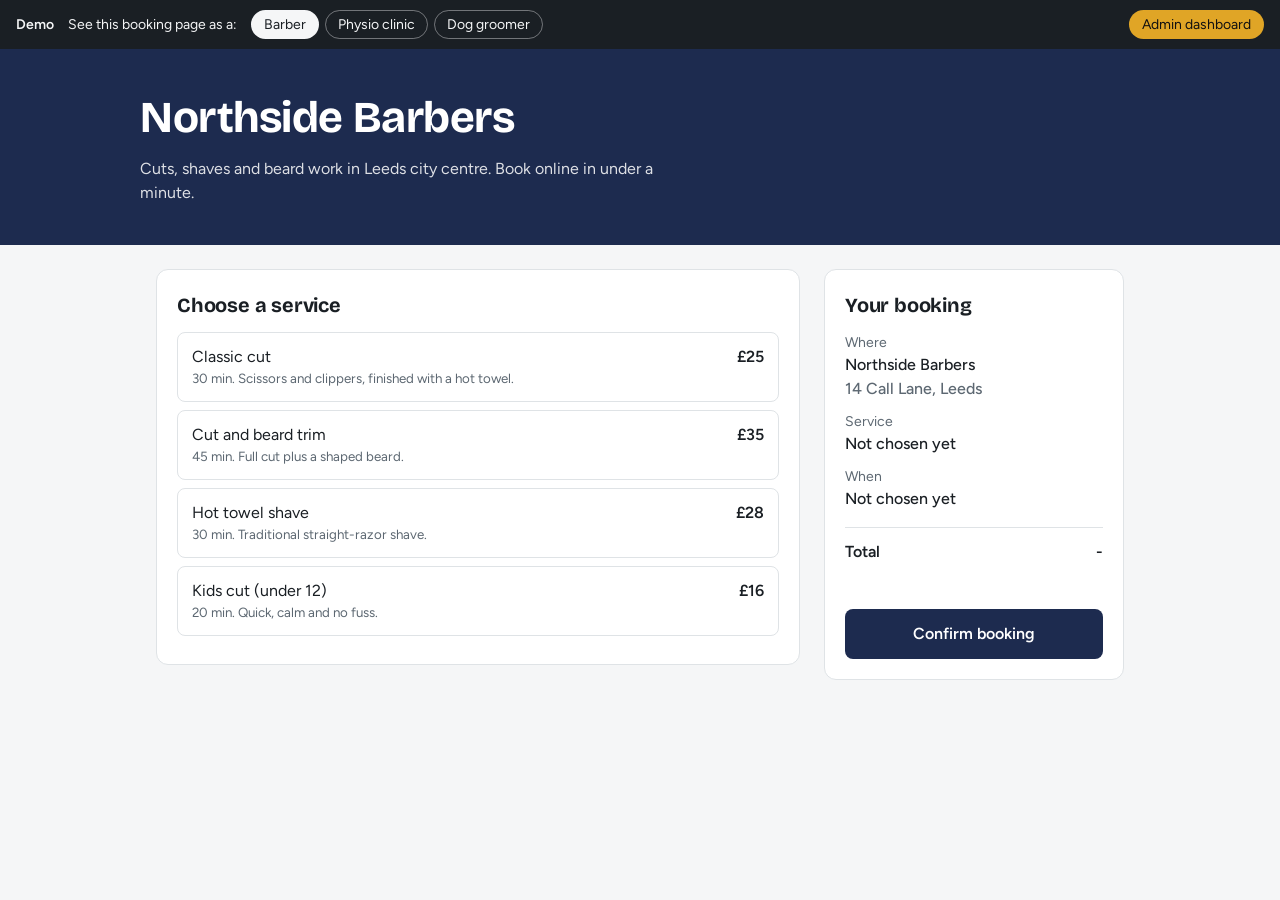
<file: index.html>
<!DOCTYPE html>
<html lang="en">

<head>
    <meta charset="utf-8">
    <meta name="viewport" content="width=device-width, initial-scale=1, viewport-fit=cover">
    <title>Online booking demo</title>
    <link
        href="https://fonts.googleapis.com/css2?family=Bricolage+Grotesque:wght@500;700&family=Figtree:wght@400;500;600&display=swap"
        rel="stylesheet">
    <link rel="stylesheet" href="styles.css">
</head>

<body>

    <div class="demo">
        <b>Demo</b><span>See this booking page as a:</span>
        <span class="sw" id="brand-switch"></span>
        <a class="admin-btn" href="admin/index-admin.html">Admin dashboard</a>
    </div>

    <header class="biz">
        <div class="wrap">
            <h1 id="biz-name"></h1>
            <p id="biz-tag"></p>
        </div>
    </header>

    <main class="wrap">
        <div>
            <div id="steps">
                <section class="card" id="step-service">
                    <h2>Choose a service</h2>
                    <div id="service-list"></div>
                </section>

                <section class="card" id="step-time" hidden>
                    <h2>Pick a time</h2>
                    <div class="week-nav">
                        <button class="week-nav-btn" type="button" id="week-prev" aria-label="Previous week">&larr;</button>
                        <span class="week-range" id="week-range"></span>
                        <button class="week-nav-btn" type="button" id="week-next" aria-label="Next week">&rarr;</button>
                    </div>
                    <div class="days" id="day-list"></div>
                    <p class="muted" id="day-hint">Choose a day to see open times.</p>
                    <div class="slots" id="slot-list" hidden></div>
                </section>

                <section class="card" id="step-details" hidden>
                    <h2>Your details</h2>
                    <form id="details-form" novalidate>
                        <div class="row">
                            <label id="field-name">Full name <span class="opt-tag" id="tag-name" hidden>(optional)</span>
                                <input id="f-name" autocomplete="name"></label>
                            <label id="field-email">Email <span class="opt-tag" id="tag-email" hidden>(optional)</span>
                                <input id="f-email" type="email" autocomplete="email"></label>
                        </div>
                        <div class="row">
                            <label id="field-phone">Phone <span class="opt-tag" id="tag-phone" hidden>(optional)</span>
                                <input id="f-phone" type="tel" autocomplete="tel"></label>
                            <label id="field-address">Address <span class="opt-tag" id="tag-address" hidden>(optional)</span>
                                <input id="f-address" autocomplete="street-address"></label>
                        </div>
                        <div id="custom-field-list"></div>
                        <label>Anything we should know? (optional) <textarea id="f-note" rows="2"></textarea></label>
                    </form>
                </section>
            </div>

            <section class="card done" id="confirmation" hidden>
                <div class="tick">✓</div>
                <h2>You're booked in, <span id="conf-name"></span></h2>
                <p id="conf-detail"></p>
                <p class="muted">
                    Reference <span id="conf-ref"></span>.<br>
                    <span id="conf-email-line">A confirmation and reminder would go to <span
                            id="conf-email"></span>.<br></span>
                    This is a demo, so nothing was actually sent.
                </p>
                <button class="link" type="button" id="reset">Make another booking</button>
            </section>
        </div>

        <aside class="card" id="summary">
            <h2>Your booking</h2>
            <dl>
                <dt>Where</dt>
                <dd><span id="sum-where"></span><br><span class="muted" id="sum-addr"></span></dd>
                <dt>Service</dt>
                <dd id="sum-service"></dd>
                <dt>When</dt>
                <dd id="sum-when"></dd>
            </dl>
            <div class="total"><span>Total</span><span id="sum-total"></span></div>
            <p class="err" id="error" role="alert"></p>
            <button class="cta" type="submit" form="details-form">Confirm booking</button>
        </aside>
    </main>

    <!-- Templates for repeated items. script.js clones these. -->
    <template id="tpl-brand"><button type="button"></button></template>

    <template id="tpl-service">
        <button class="svc" type="button">
            <span><span class="svc-name"></span><small class="svc-desc"></small></span>
            <span class="pr"></span>
        </button>
    </template>

    <template id="tpl-day">
        <button class="day" type="button"><small class="day-name"></small><span class="day-num"></span></button>
    </template>

    <template id="tpl-slot"><button class="slot" type="button"></button></template>

    <template id="tpl-custom-text">
        <label class="cf-field"><span class="cf-label"></span><span class="opt-tag cf-opt" hidden>(optional)</span>
            <input class="cf-input" type="text"></label>
    </template>

    <template id="tpl-custom-textarea">
        <label class="cf-field"><span class="cf-label"></span><span class="opt-tag cf-opt" hidden>(optional)</span>
            <textarea class="cf-input" rows="2"></textarea></label>
    </template>

    <script src="shared.js"></script>
    <script src="script.js"></script>
</body>

</html>
</file>
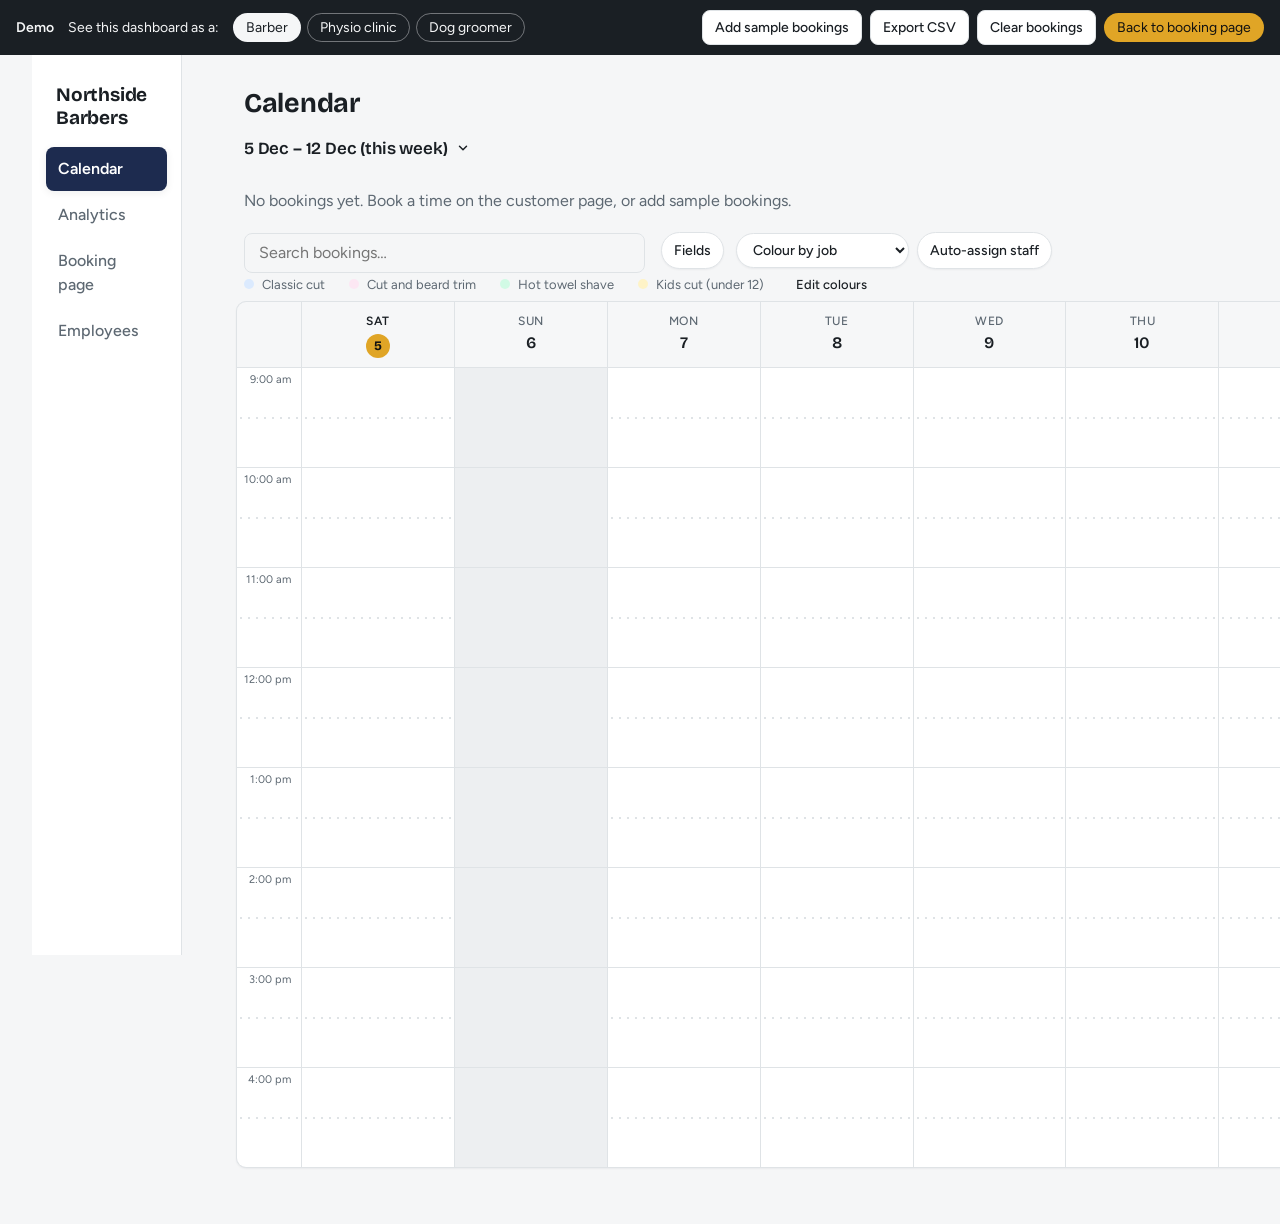
<file: admin/index-admin.html>
<!DOCTYPE html>
<html lang="en">

<head>
    <meta charset="utf-8">
    <meta name="viewport" content="width=device-width, initial-scale=1, viewport-fit=cover">
    <title>Booking dashboard</title>
    <link
        href="https://fonts.googleapis.com/css2?family=Bricolage+Grotesque:wght@500;700&family=Figtree:wght@400;500;600&display=swap"
        rel="stylesheet">
    <link rel="stylesheet" href="../styles.css">
    <link rel="stylesheet" href="styles-admin.css">
</head>

<body>

    <div class="demo">
        <b>Demo</b><span>See this dashboard as a:</span>
        <span class="sw" id="brand-switch"></span>
        <div class="demo-tools">
            <button class="btn" type="button" id="add-samples">Add sample bookings</button>
            <button class="btn" type="button" id="export-csv">Export CSV</button>
            <button class="btn" type="button" id="clear">Clear bookings</button>
            <a class="admin-btn" href="../index.html">Back to booking page</a>
        </div>
    </div>

    <div class="admin-shell">
        <nav class="admin-nav">
            <strong id="nav-biz-name"></strong>
            <button class="nav-btn" type="button" data-view="calendar" aria-pressed="true">Calendar</button>
            <button class="nav-btn" type="button" data-view="analytics">Analytics</button>
            <button class="nav-btn" type="button" data-view="editor">Booking page</button>
            <button class="nav-btn" type="button" data-view="employees">Employees</button>
        </nav>

        <main class="admin-main">

            <section id="view-calendar">
                <div class="cal-head">


                    <div class="toolbar" style="margin-bottom: 0px;">
                        <h1>Calendar</h1>
                    </div>
                    <div class="calendar-week-label" style="position: relative;">
                        <button class="week-range-btn" type="button" id="week-range-btn">
                            <span id="week-range" class="week-range" role="status"></span>
                            <svg width="14" height="14" viewBox="0 0 24 24" fill="none" stroke="currentColor"
                                stroke-width="2.5" stroke-linecap="round" stroke-linejoin="round">
                                <polyline points="6 9 12 15 18 9"></polyline>
                            </svg>
                        </button>

                        <!-- Hidden native date picker -->
                        <input type="date" id="week-date-picker" class="hidden-date-picker">

                        <button class="link week-today-link" type="button" id="week-today" hidden>Back to this
                            week</button>
                    </div>

                    <p class="muted" id="empty" hidden>No bookings yet. Book a time on the customer page, or add sample
                        bookings.</p>

                    <div class="toolbar calendar-toolbar">
                        <div class="search-bar cal-search-bar">
                            <div class="search-input-wrap">
                                <input type="search" id="cal-search" class="search-input" placeholder="Search bookings…"
                                    aria-label="Search bookings">

                                <div id="search-results" class="card search-results" hidden></div>
                                <p class="muted" id="search-match-count" role="status"></p>

                                <div class="search-options-wrap">
                                    <button class="btn" type="button" id="search-options-btn" aria-haspopup="true"
                                        aria-expanded="false">Fields</button>
                                    <div id="search-options-menu" class="card search-options-menu" hidden>
                                        <p class="muted search-options-title">Search in</p>

                                        <label><input type="checkbox" class="search-field" value="name" checked>
                                            Customer name</label>
                                        <label><input type="checkbox" class="search-field" value="service" checked>
                                            Service</label>
                                        <label><input type="checkbox" class="search-field" value="staff" checked>
                                            Staff</label>
                                        <label><input type="checkbox" class="search-field" value="email" checked>
                                            Email</label>
                                        <label><input type="checkbox" class="search-field" value="phone" checked>
                                            Phone</label>
                                        <label><input type="checkbox" class="search-field" value="notes" checked>
                                            Notes</label>
                                        <label><input type="checkbox" class="search-field" value="ref" checked>
                                            Reference</label>
                                    </div>
                                </div>
                            </div>
                        </div>

                        <div class="actions calendar-actions">
                            <select id="color-mode" aria-label="Colour mode">
                                <option value="job">Colour by job</option>
                                <option value="employee">Colour by employee</option>
                            </select>

                            <button class="btn" type="button" id="auto-assign">Auto-assign staff</button>
                        </div>
                    </div>

                    <!-- Separate Legend & Color Controls -->
                    <div class="toolbar" style=" margin-bottom: 5px;">
                        <div class="legend-box">
                            <div id="calendar-legend" class="cal-legend"></div>
                        </div>

                    </div>
                </div>


                <div id="quick-color-menu" class="card" hidden>
                    <h3>Edit service colours</h3>
                    <div id="quick-color-list"></div>
                    <div class="actions" style="margin-top: 12px;">
                        <button class="cta" type="button" id="save-quick-colors"
                            style="padding: 6px 12px; font-size: 13px; width: auto;">Save</button>
                    </div>
                </div>



                <div class="calendar-layout">
                    <div class="calendar-nav-wrap">
                        <div class="calendar" id="calendar-grid"></div>
                    </div>

                    <!-- Side Panel (Replaces the old <dialog>) -->
                    <aside id="booking-modal" class="card bm-collapsed">
                        <div
                            style="display: flex; justify-content: space-between; align-items: flex-start; margin-bottom: 16px;">
                            <div style="min-width: 0;">
                                <h2 id="bm-title" style="margin: 0;">Booking Details</h2>
                                <p class="muted" id="bm-datetime-display" style="margin: 2px 0 0;"></p>
                            </div>
                            <button type="button" id="bm-close" class="emp-panel-popover-close" aria-label="Close"
                                style="margin-left: 12px;">✕</button>
                        </div>
                        <p class="bm-past-notice" id="bm-past-notice" hidden>This booking is in a past week and is
                            read-only.</p>

                        <form id="bm-form">
                            <input type="hidden" id="bm-ref">
                            <input type="hidden" id="bm-date">
                            <input type="hidden" id="bm-time">

                            <!-- Customer-submitted details. Locked by default on an existing
                                 booking (see openBookingModal() in script.js) and shown as a
                                 plain formal summary rather than input boxes, with all four
                                 fields grouped together here regardless of their order below.
                                 "Unlock to edit" swaps this for the real, list-order fields. -->
                            <div class="bm-locked-group">
                                <div class="bm-view" id="bm-view" hidden>
                                    <div class="bm-view-top">
                                        <div>
                                            <p class="bm-view-name" id="bm-view-name"></p>
                                            <p class="bm-view-service" id="bm-view-service"></p>
                                        </div>
                                        <button type="button" id="bm-unlock" class="btn"
                                            style="padding: 2px 8px; font-size: 12px;" hidden>Unlock to edit</button>
                                    </div>
                                    <p class="bm-view-contact muted" id="bm-view-contact"></p>
                                </div>

                                <div class="bm-edit-fields" id="bm-edit-fields">
                                    <label>Customer Name <input id="bm-name" required></label>
                                    <label>Service
                                        <select id="bm-service" required></select>
                                    </label>
                                    <label>Email <input id="bm-email" type="email"></label>
                                    <label>Phone <input id="bm-phone" type="tel"></label>
                                </div>
                            </div>

                            <div id="bm-customer-note-group" hidden>
                                <label>Customer Notes</label>
                                <!-- Read-only paragraph box, not a text field — the customer's own
                                     words shouldn't look like something staff can type into.
                                     bm-customer-note (hidden) still carries the actual value; see
                                     setCustomerNote() in script.js. -->
                                <div class="bm-note-box" id="bm-customer-note-text"></div>
                                <textarea id="bm-customer-note" hidden></textarea>
                            </div>

                            <!-- Read-only answers to the business's own custom questions (see
                                 the Booking page editor's "Additional fields"). Historical
                                 record, same as customer notes above — not editable here. -->
                            <div id="bm-custom-group" hidden>
                                <label>Additional details</label>
                                <div class="bm-note-box" id="bm-custom-list"></div>
                            </div>

                            <div class="bm-staff-group">
                                <div
                                    style="display: flex; justify-content: space-between; align-items: flex-end; margin-bottom: 8px;">
                                    <label style="margin: 0;">Staff <span class="muted"
                                            id="bm-staff-need"></span></label>
                                    <div style="display: flex; gap: 12px;">
                                        <button type="button" id="bm-staff-mode-toggle" class="link"
                                            style="font-size: 13px; margin: 0;" hidden>Switch to list</button>
                                        <button type="button" id="bm-staff-clear" class="link"
                                            style="font-size: 13px; margin: 0;" hidden>Clear selection</button>
                                    </div>
                                </div>
                                <!-- Search is now permanently visible -->
                                <input type="search" id="bm-staff-search" class="search-input"
                                    placeholder="Search staff..."
                                    style="width: 100%; margin-bottom: 8px; padding: 7px 12px; font-size: 13px;">

                                <select id="bm-staff-select" hidden></select>
                                <div id="bm-staff-list" class="bm-staff-list" hidden></div>

                                <button type="button" id="bm-staff-expand" class="add-row-btn"
                                    style="border-style: solid; padding: 6px; margin-top: 8px;" hidden>Show all</button>
                            </div>

                            <label>Company Notes <textarea id="bm-company-note" rows="2"></textarea></label>

                            <div
                                style="position: sticky; bottom: -24px; margin: 24px -24px -24px; padding: 12px 24px; background: var(--surface); border-top: 1px solid var(--line); display: flex; justify-content: space-between; align-items: center; z-index: 10;">
                                <button class="cta" type="submit" id="bm-save"
                                    style="width: auto; margin: 0; padding: 10px 24px;">Save</button>
                                <button class="btn" type="button" id="bm-delete"
                                    style="color: #c0392b; border-color: transparent; background: transparent; box-shadow: none; margin: 0; padding: 8px 12px;">Delete</button>
                            </div>
                        </form>
                    </aside>
                </div>

            </section>

            <section id="view-analytics" hidden>
                <div class="toolbar">
                    <h1>Analytics</h1>
                    <div class="range-controls">
                        <div class="preset-wrap">
                            <button class="btn" type="button" id="range-preset-btn" aria-haspopup="true"
                                aria-expanded="false">Presets</button>
                            <div id="range-preset-menu" class="range-preset-menu" hidden>
                                <button type="button" class="range-preset-option" data-preset="all">All time</button>
                                <button type="button" class="range-preset-option" data-preset="thisWeek">This
                                    week</button>
                                <button type="button" class="range-preset-option" data-preset="lastWeek">Last
                                    week</button>
                                <button type="button" class="range-preset-option" data-preset="thisMonth">This
                                    month</button>
                                <button type="button" class="range-preset-option" data-preset="lastMonth">Last
                                    month</button>
                                <button type="button" class="range-preset-option" data-preset="thisYear">This
                                    year</button>
                                <button type="button" class="range-preset-option" data-preset="lastYear">Last
                                    year</button>
                            </div>
                        </div>
                        <div class="range-picker">
                            <label class="range-picker-field">From
                                <input type="date" id="range-start" aria-label="Range start date">
                            </label>
                            <label class="range-picker-field">To
                                <input type="date" id="range-end" aria-label="Range end date">
                            </label>
                        </div>
                    </div>
                </div>

                <div class="stats">
                    <div class="stat"><small>Bookings</small><strong id="stat-count"></strong></div>
                    <div class="stat"><small>Revenue</small><strong id="stat-revenue"></strong></div>
                    <div class="stat"><small>Avg bookings / day</small><strong id="stat-avg"></strong></div>
                    <div class="stat"><small>Avg revenue / day</small><strong id="stat-avg-revenue"></strong></div>
                    <div class="stat"><small>Most booked service</small><strong id="stat-top"></strong></div>
                </div>

                <div class="analytics-grid">
                    <section class="chart-card">
                        <div class="chart-card-head">
                            <h2>Bookings over time</h2>
                            <div class="chart-type-toggle" role="group" aria-label="Chart type">
                                <button type="button" class="chart-type-btn" data-chart-type="line"
                                    aria-pressed="true">Line</button>
                                <button type="button" class="chart-type-btn" data-chart-type="bar"
                                    aria-pressed="false">Bar</button>
                            </div>
                        </div>
                        <div class="chart-wrap" id="time-chart"></div>
                    </section>

                    <section class="analytics-sidebar">
                        <h2>Bookings by service</h2>
                        <div id="service-breakdown"></div>
                    </section>
                </div>

                <div class="analytics-grid insights-grid">
                    <section>
                        <div class="chart-card-head">
                            <h2 id="insights-title">Top times by revenue</h2>
                            <div class="chart-type-toggle" role="group" aria-label="Breakdown type">
                                <button type="button" class="chart-type-btn" data-insights-tab="times"
                                    aria-pressed="true">Times</button>
                                <button type="button" class="chart-type-btn" data-insights-tab="employees"
                                    aria-pressed="false">Employees</button>
                            </div>
                        </div>
                        <div id="hour-breakdown" class="sb-list-wide"></div>
                        <div id="employee-breakdown" class="sb-list-wide" hidden></div>
                    </section>

                    <section>
                        <h2>Busiest day of week</h2>
                        <div id="weekday-breakdown" class="sb-list-narrow"></div>
                    </section>
                </div>
            </section>

            <section id="view-editor" hidden>
                <h1>Booking page</h1>
                <p class="muted">Changes here update what customers see on the booking page right away.</p>
                <form id="editor-form" class="editor-grid">
                    <section class="card ed-col">
                        <h2>Business details</h2>
                        <div class="field-group">
                            <label class="field"><span class="field-label">Business name</span>
                                <input id="e-name" required></label>
                            <label class="field"><span class="field-label">Tagline</span>
                                <textarea id="e-tagline" rows="2"></textarea></label>
                            <label class="field"><span class="field-label">Address</span>
                                <input id="e-address"></label>
                        </div>

                        <!-- Opening hours lives in a floating popover (see #hours-popover
                             below) instead of expanding inline, so opening it never
                             resizes this card or shifts Customer details next to it. -->
                        <div class="hours-row">
                            <button type="button" class="hours-toggle-btn" id="hours-toggle">
                                <span>Opening hours</span>
                                <svg width="14" height="14" viewBox="0 0 24 24" fill="none" stroke="currentColor"
                                    stroke-width="2.5" stroke-linecap="round" stroke-linejoin="round">
                                    <polyline points="9 18 15 12 9 6"></polyline>
                                </svg>
                            </button>
                        </div>

                        <!-- Moved Staffing toggle here -->
                        <div style="margin-top: 24px; border-top: 1px solid var(--line); padding-top: 16px;">
                            <label class="switch-row"><input type="checkbox" id="e-auto-assign"><span>Auto-assign staff
                                    to new bookings</span></label>
                            <p class="muted" style="margin: 0; font-size: 13px;">Off leaves new bookings unassigned
                                until picked up on the calendar.</p>
                        </div>
                    </section>

                    <section class="card ed-col">
                        <h2>Customer details</h2>
                        <p class="muted">Choose what to ask a customer for when they book, and what's required.</p>

                        <div class="cfields-list">
                            <span></span>
                            <span class="cfields-head">Ask for it</span>
                            <span class="cfields-head">Required</span>

                            <span class="cfields-label">Full name</span>
                            <input type="checkbox" id="e-name-enabled" aria-label="Ask for full name">
                            <input type="checkbox" id="e-name-required" aria-label="Full name is required">

                            <span class="cfields-label">Email</span>
                            <input type="checkbox" id="e-email-enabled" aria-label="Ask for email">
                            <input type="checkbox" id="e-email-required" aria-label="Email is required">

                            <span class="cfields-label">Phone number</span>
                            <input type="checkbox" id="e-phone-enabled" aria-label="Ask for phone number">
                            <input type="checkbox" id="e-phone-required" aria-label="Phone number is required">

                            <span class="cfields-label">Address</span>
                            <input type="checkbox" id="e-address-enabled" aria-label="Ask for address">
                            <input type="checkbox" id="e-address-required" aria-label="Address is required">
                        </div>

                        <div class="custom-fields-editor">
                            <h3>Additional fields</h3>
                            <p class="muted">Your own questions — a T-shirt size, guest count, allergies, anything
                                else.</p>
                            <div id="custom-field-editor-list"></div>
                            <button class="add-row-btn" type="button" id="add-custom-field">+ Add a field</button>
                        </div>
                    </section>

                    <section class="ed-span-full services-plain">
                        <h2>Services</h2>
                        <div class="service-table">
                            <div class="service-row service-row-head" aria-hidden="true">
                                <span>Service</span><span>Mins</span><span>Price</span><span>Description</span><span>Staff</span><span>Color</span><span></span>
                            </div>
                            <div id="service-editor-list"></div>
                        </div>
                        <button class="add-row-btn" type="button" id="add-service">+ Add a service</button>
                    </section>

                    <div class="editor-actions ed-span-full">
                        <div class="editor-actions-buttons">
                            <button class="link" type="button" id="reset-editor">Reset to default</button>
                            <button class="cta" type="submit">Save changes</button>
                        </div>
                        <p class="muted" id="editor-msg" role="status"></p>
                    </div>
                </form>

                <!-- Floating opening-hours panel, same anchored-popover pattern as
                     #emp-panel-popover in the Employees tab: opening it never
                     resizes or repositions the Business details card. -->
                <div id="hours-popover" class="emp-panel-popover" hidden>
                    <div class="emp-panel-popover-head">
                        <span class="emp-panel-popover-title">Opening hours</span>
                        <button type="button" class="emp-panel-popover-close" id="hours-popover-close"
                            aria-label="Close">✕</button>
                    </div>
                    <p class="muted" style="margin: 0 0 12px;">Customers can only book inside these hours.</p>
                    <div id="hours-editor-list"></div>
                </div>
            </section>



            <section id="view-employees" hidden>
                <div class="employees-topbar">
                    <div class="employees-topbar-left">
                        <h1>Employees</h1>
                        <div class="search-bar employee-search-bar">
                            <input class="search-input" type="search" id="employee-search"
                                placeholder="Search employees…" aria-label="Search employees">
                        </div>
                    </div>
                    <div class="employees-topbar-actions">
                        <div class="view-toggle" role="group" aria-label="Employee list layout">
                            <button class="view-toggle-btn" type="button" id="employee-view-list" aria-pressed="true"
                                aria-label="List view" title="List view">
                                <svg width="16" height="16" viewBox="0 0 24 24" fill="none" stroke="currentColor"
                                    stroke-width="2" stroke-linecap="round" stroke-linejoin="round">
                                    <line x1="4" y1="6" x2="20" y2="6"></line>
                                    <line x1="4" y1="12" x2="20" y2="12"></line>
                                    <line x1="4" y1="18" x2="20" y2="18"></line>
                                </svg>
                            </button>
                            <button class="view-toggle-btn" type="button" id="employee-view-grid" aria-pressed="false"
                                aria-label="Grid view" title="Grid view">
                                <svg width="16" height="16" viewBox="0 0 24 24" fill="none" stroke="currentColor"
                                    stroke-width="2" stroke-linecap="round" stroke-linejoin="round">
                                    <rect x="3" y="3" width="7" height="7"></rect>
                                    <rect x="14" y="3" width="7" height="7"></rect>
                                    <rect x="3" y="14" width="7" height="7"></rect>
                                    <rect x="14" y="14" width="7" height="7"></rect>
                                </svg>
                            </button>
                        </div>
                        <button class="btn" type="button" id="add-sample-employees">Add sample employees</button>
                        <button class="btn" type="button" id="add-employee">Add an employee</button>
                        <button class="btn" type="button" id="clear-employees"
                            style="color: #c0392b; border-color: #c0392b;">Clear employees</button>
                    </div>
                </div>

                <!-- Shared floating panel for Skills/Schedule/Timetable. Its
                     content is moved in from whichever employee card's tab
                     was clicked (see script-admin.js), so opening it never
                     resizes or repositions any card. -->
                <div id="emp-panel-popover" class="emp-panel-popover" hidden>
                    <div class="emp-panel-popover-head">
                        <span id="emp-panel-popover-title" class="emp-panel-popover-title"></span>
                        <button type="button" class="emp-panel-popover-close" id="emp-panel-popover-close"
                            aria-label="Close">✕</button>
                    </div>
                    <div id="emp-panel-popover-body"></div>
                </div>

                <form id="employees-form">
                    <div id="employee-editor-list" class="view-list"></div>
                    <div class="emp-save-bar">
                        <p class="muted" id="employee-msg" role="status"></p>
                        <button class="cta" type="submit">Save employees</button>
                    </div>
                </form>
            </section>




            <!-- Templates for repeated items. script.js clones these. -->
            <template id="tpl-brand"><button type="button"></button></template>

            <template id="tpl-cal-day">
                <div class="cal-day">
                    <div class="cal-day-head"><span class="cal-day-name"></span><span class="cal-day-num"></span></div>
                    <div class="cal-bookings"></div>
                </div>
            </template>

            <template id="tpl-cal-booking">
                <div class="cal-booking">
                    <span class="cb-name"></span>
                    <button class="cb-cancel" type="button" aria-label="Cancel this booking">Cancel</button>
                </div>
            </template>

            <template id="tpl-service-row">
                <div class="service-row">
                    <label class="sr-field sr-f-name"><span class="sr-cap">Service</span>
                        <input class="sr-name" aria-label="Service name" placeholder="Service name"></label>
                    <label class="sr-field sr-f-mins"><span class="sr-cap">Mins</span>
                        <input class="sr-mins" aria-label="Minutes" type="number" min="5" step="5" placeholder="30"></label>
                    <label class="sr-field sr-f-price"><span class="sr-cap">Price £</span>
                        <input class="sr-price" aria-label="Price" type="number" min="0" step="1" placeholder="20"></label>
                    <label class="sr-field sr-f-desc"><span class="sr-cap">Description</span>
                        <input class="sr-desc" aria-label="Description" placeholder="Short description"></label>
                    <label class="sr-field sr-f-staff"><span class="sr-cap">Staff</span>
                        <input class="sr-staff" aria-label="Staff needed" type="number" min="1" step="1"
                            title="Staff needed" placeholder="1"></label>
                    <label class="sr-field sr-f-color"><span class="sr-cap">Colour</span>
                        <input class="sr-color" aria-label="Color" type="color" title="Service color"></label>
                    <button class="row-remove sr-remove" type="button" aria-label="Remove this service">✕</button>
                </div>
            </template>

            <template id="tpl-custom-field-row">
                <div class="cf-row">
                    <input class="cfr-label" aria-label="Field label" placeholder="Field label (e.g. Allergies)">
                    <select class="cfr-type" aria-label="Field type">
                        <option value="text">Short answer</option>
                        <option value="textarea">Long answer</option>
                    </select>
                    <label class="switch-row cfr-required-label"><input type="checkbox"
                            class="cfr-required"><span>Required</span></label>
                    <button class="row-remove cfr-remove" type="button" aria-label="Remove this field">✕</button>
                </div>
            </template>


            <template id="tpl-employee-card">
                <section class="card emp-card">
                    <div class="emp-card-head">
                        <div class="emp-avatar" aria-hidden="true"></div>
                        <div class="emp-title">
                            <input class="emp-name" aria-label="Employee name" placeholder="Employee name" required>
                            <p class="emp-meta muted"></p>
                        </div>
                        <input class="emp-color" type="color" aria-label="Employee colour" title="Change colour">
                        <button class="emp-delete" type="button" aria-label="Delete employee" title="Delete employee">
                            <svg width="16" height="16" viewBox="0 0 24 24" fill="none" stroke="currentColor"
                                stroke-width="2" stroke-linecap="round" stroke-linejoin="round">
                                <polyline points="3 6 5 6 21 6"></polyline>
                                <path d="M19 6l-1 14a2 2 0 0 1-2 2H8a2 2 0 0 1-2-2L5 6"></path>
                                <path d="M10 11v6"></path>
                                <path d="M14 11v6"></path>
                                <path d="M9 6V4a2 2 0 0 1 2-2h2a2 2 0 0 1 2 2v2"></path>
                            </svg>
                        </button>
                    </div>

                    <div class="emp-tabs" role="tablist">
                        <button class="emp-tab" type="button" data-panel="skills" aria-pressed="false">Skills</button>
                        <button class="emp-tab" type="button" data-panel="schedule"
                            aria-pressed="false">Schedule</button>
                        <button class="emp-tab" type="button" data-panel="timetable"
                            aria-pressed="false">Timetable</button>
                    </div>

                    <div class="emp-panel emp-skills" hidden></div>
                    <div class="emp-panel emp-schedule" hidden></div>
                    <div class="emp-panel emp-timetable" hidden></div>
                </section>
            </template>

            <template id="tpl-skill-chip"><button type="button" class="skill-chip"
                    aria-pressed="false"></button></template>

            <template id="tpl-schedule-day">
                <div class="schedule-day">
                    <div class="sched-check-wrap">
                        <input type="checkbox" class="sched-working" aria-label="Toggle working day">
                        <span class="sched-day-label"></span>
                    </div>

                    <div class="sched-times">
                        <input type="time" class="sched-start" aria-label="Start time">
                        <span class="muted sched-to">to</span>
                        <input type="time" class="sched-end" aria-label="End time">
                    </div>

                    <button type="button" class="sched-copy-btn" aria-label="Apply to all working days"
                        title="Apply to all working days">
                        <svg width="15" height="15" viewBox="0 0 24 24" fill="none" stroke="currentColor"
                            stroke-width="2" stroke-linecap="round" stroke-linejoin="round">
                            <rect x="9" y="9" width="13" height="13" rx="2" ry="2"></rect>
                            <path d="M5 15H4a2 2 0 0 1-2-2V4a2 2 0 0 1 2-2h9a2 2 0 0 1 2 2v1"></path>
                        </svg>
                    </button>

                    <span class="muted sched-off">Not working</span>
                </div>
            </template>

            <template id="tpl-staff-check">
                <label class="bm-staff-item">
                    <input type="checkbox" class="bm-staff-check">
                    <span class="bm-staff-name"></span>
                    <span class="bm-staff-tag"></span>
                </label>
            </template>

            <script src="../shared.js"></script>
            <script src="script-admin.js"></script>

            <div id="toast" class="toast" role="status" aria-live="polite"><span class="toast-text"></span></div>
</body>

</html>
</file>
<file: styles.css>
:root {
    --bg: #f5f6f7;
    --surface: #fff;
    --text: #1a1f24;
    --muted: #5d6872;
    --line: #dfe3e6;
    --brand: #1d2b4f;
    --accent: #e0a526;
    --on-brand: #fff;
    box-sizing: border-box;
    padding-top: env(safe-area-inset-top, 0px);
    padding-bottom: env(safe-area-inset-bottom, 0px);
    padding-left: env(safe-area-inset-left, 0px);
    padding-right: env(safe-area-inset-right, 0px);
    -webkit-text-size-adjust: 100%
}

html {
    scroll-padding-top: env(safe-area-inset-top, 0px)
}

:root[data-brand="physio"] {
    --brand: #2b6b5a;
    --accent: #8fd0b8
}

:root[data-brand="groom"] {
    --brand: #5b3a8c;
    --accent: #ff8a5b
}

@media (prefers-color-scheme:dark) {
    :root:not([data-theme="light"]) {
        --bg: #121518;
        --surface: #1b1f23;
        --text: #eef1f3;
        --muted: #9aa4ac;
        --line: #2c3339
    }
}

:root[data-theme="dark"] {
    --bg: #121518;
    --surface: #1b1f23;
    --text: #eef1f3;
    --muted: #9aa4ac;
    --line: #2c3339
}

* {
    box-sizing: border-box
}

body {
    margin: 0;
    max-width: 100%;
    overflow-x: hidden;
    -webkit-tap-highlight-color: transparent;
    background: var(--bg);
    color: var(--text);
    font: 16px/1.5 Figtree, system-ui, sans-serif
}

h1,
h2 {
    font-family: "Bricolage Grotesque", Figtree, system-ui, sans-serif;
    margin: 0;
    letter-spacing: -.01em
}

h2 {
    font-size: 20px;
    margin-bottom: 12px
}

button,
input,
textarea {
    font: inherit;
    color: inherit;
    touch-action: manipulation
}

[hidden] {
    display: none !important
}

/* Demo bar + business switcher */
.demo {
    background: var(--text);
    color: var(--bg);
    padding: 10px 16px;
    display: flex;
    flex-wrap: wrap;
    gap: 8px 14px;
    align-items: center;
    font-size: 14px
}

.demo b {
    font-weight: 600
}

.demo .sw {
    display: flex;
    gap: 6px;
    flex-wrap: wrap
}

.demo button,
.demo .admin-btn {
    border: 1px solid color-mix(in srgb, var(--bg) 40%, transparent);
    background: none;
    color: var(--bg);
    border-radius: 999px;
    padding: 3px 12px;
    cursor: pointer;
    text-decoration: none
}

.demo button[aria-pressed=true] {
    background: var(--bg);
    color: var(--text)
}

.demo .admin-btn {
    margin-left: auto;
    background: var(--accent);
    color: #111;
    border-color: transparent
}

/* Layout */
.wrap {
    max-width: 1000px;
    margin: 0 auto
}

header.biz {
    background: var(--brand);
    color: var(--on-brand);
    padding: 36px 16px 40px
}

header.biz h1 {
    font-size: clamp(28px, 5vw, 44px)
}

header.biz p {
    margin: 6px 0 0;
    opacity: .85;
    max-width: 52ch
}

main.wrap {
    display: grid;
    grid-template-columns: minmax(0, 1fr) 300px;
    gap: 24px;
    padding: 24px 16px 56px;
    align-items: start
}

main.wrap>div,
aside.card {
    min-width: 0
}

section.card,
aside.card {
    background: var(--surface);
    border: 1px solid var(--line);
    border-radius: 12px;
    padding: 20px;
    margin-bottom: 16px
}

aside.card {
    position: sticky;
    top: 16px
}

/* Service / day / time buttons */
.svc,
.day,
.slot {
    border: 1px solid var(--line);
    background: var(--surface);
    border-radius: 8px;
    cursor: pointer
}

.svc {
    display: flex;
    justify-content: space-between;
    gap: 12px;
    width: 100%;
    text-align: left;
    padding: 12px 14px;
    margin-bottom: 8px
}

.svc small {
    display: block;
    color: var(--muted)
}

.svc .pr {
    white-space: nowrap;
    font-weight: 600;
    text-align: right
}

.svc[aria-pressed=true],
.day[aria-pressed=true],
.slot[aria-pressed=true] {
    border-color: var(--brand);
    background: color-mix(in srgb, var(--brand) 12%, var(--surface));
    box-shadow: inset 0 0 0 1px var(--brand)
}

.week-nav {
    display: flex;
    align-items: center;
    justify-content: space-between;
    gap: 10px;
    margin-bottom: 10px
}

.week-nav-btn {
    border: 1px solid var(--line);
    background: var(--surface);
    border-radius: 8px;
    width: 34px;
    height: 34px;
    cursor: pointer;
    font-size: 15px;
    line-height: 1
}

.week-nav-btn:hover {
    background: var(--bg)
}

.week-nav-btn:disabled {
    opacity: .4;
    cursor: not-allowed
}

.week-range {
    color: var(--muted);
    font-size: 14px;
    font-weight: 500;
    text-align: center;
    flex: 1
}

.days {
    display: flex;
    gap: 8px;
    overflow-x: auto;
    padding-bottom: 6px;
    margin-bottom: 12px
}

.day {
    flex: 0 0 64px;
    text-align: center;
    padding: 8px 0
}

.day small {
    display: block;
    color: var(--muted)
}

.slots {
    display: grid;
    grid-template-columns: repeat(auto-fill, minmax(84px, 1fr));
    gap: 8px
}

.slot {
    padding: 8px 0
}

.day:disabled,
.slot:disabled {
    opacity: .4;
    cursor: not-allowed
}

.slot:disabled {
    opacity: .35;
    text-decoration: line-through
}

/* Form */
label {
    display: block;
    font-weight: 500;
    margin-bottom: 12px
}

.opt-tag {
    font-weight: 400;
    color: var(--muted);
    font-size: 13px
}

input,
textarea {
    display: block;
    width: 100%;
    margin-top: 4px;
    padding: 10px 12px;
    border: 1px solid var(--line);
    border-radius: 8px;
    background: var(--bg)
}

.row {
    display: flex;
    flex-wrap: wrap;
    gap: 12px
}

.row label {
    flex: 1 1 200px
}

.cta {
    width: 100%;
    background: var(--brand);
    color: var(--on-brand);
    border: 0;
    border-radius: 8px;
    padding: 13px;
    font-weight: 600;
    cursor: pointer
}

.cta:hover {
    filter: brightness(1.1)
}

.err {
    color: #c0392b;
    min-height: 1.5em;
    margin: 0 0 8px;
    font-size: 14px
}

.muted {
    color: var(--muted)
}

/* Booking summary + confirmation */
dl {
    margin: 0 0 16px
}

dt {
    color: var(--muted);
    font-size: 14px
}

dd {
    margin: 0 0 10px;
    font-weight: 500
}

.total {
    border-top: 1px solid var(--line);
    padding-top: 12px;
    display: flex;
    justify-content: space-between;
    font-weight: 600;
    margin-bottom: 16px
}

.done {
    text-align: center;
    padding: 40px 20px
}

.tick {
    width: 56px;
    height: 56px;
    border-radius: 50%;
    background: var(--accent);
    color: #111;
    display: grid;
    place-items: center;
    font-size: 28px;
    margin: 0 auto 16px
}

.link {
    background: none;
    border: 0;
    color: var(--brand);
    text-decoration: underline;
    cursor: pointer;
    margin-top: 12px
}

:root[data-theme="dark"] .link,
:root[data-theme="dark"] .svc[aria-pressed=true] {
    color: var(--text)
}

button:focus-visible,
input:focus-visible,
textarea:focus-visible {
    outline: 2px solid var(--accent);
    outline-offset: 2px
}

@media (max-width:760px) {
    main.wrap {
        grid-template-columns: minmax(0, 1fr);
        gap: 0;
        padding: 16px 12px 40px
    }

    aside.card {
        position: static
    }

    /* demo bar: switcher gets its own row, admin button full width */
    .demo {
        padding: 10px 12px;
        gap: 8px
    }

    .demo .sw {
        width: 100%
    }

    .demo button,
    .demo .admin-btn {
        padding: 7px 14px;
        min-height: 36px;
        display: inline-flex;
        align-items: center
    }

    .demo .admin-btn {
        margin-left: 0
    }

    header.biz {
        padding: 24px 12px 28px
    }

    section.card,
    aside.card {
        padding: 16px;
        border-radius: 10px
    }

    h2 {
        font-size: 18px
    }

    /* bigger touch targets */
    .svc {
        padding: 14px;
        min-height: 56px
    }

    .week-nav-btn {
        width: 44px;
        height: 44px
    }

    .week-range {
        font-size: 13px
    }

    /* all 8 days visible at once: 4 x 2 grid, no sideways scroll */
    .days {
        display: grid;
        grid-template-columns: repeat(4, minmax(0, 1fr));
        overflow: visible;
        padding-bottom: 0
    }

    .day {
        flex: none;
        min-height: 56px
    }

    .slots {
        grid-template-columns: repeat(3, minmax(0, 1fr))
    }

    .slot {
        padding: 12px 0
    }

    .row {
        gap: 0
    }

    .row label {
        flex-basis: 100%
    }

    .cta {
        padding: 15px
    }

    .done {
        padding: 28px 16px
    }
}

@media (max-width:360px) {
    .slots {
        grid-template-columns: repeat(2, minmax(0, 1fr))
    }
}

@media (prefers-reduced-motion:reduce) {
    * {
        transition: none !important
    }
}
</file>
<file: admin/styles-admin.css>
/* ---------- Shared tokens: shadows + easing, layered on top of the base
   palette in ../styles.css. Used throughout this file instead of one-off
   rgba() shadows, so elevation reads consistently across the dashboard. */
:root {
    --shadow-xs: 0 1px 2px rgba(15, 23, 32, .05);
    --shadow-sm: 0 2px 8px rgba(15, 23, 32, .07);
    --shadow-md: 0 8px 24px rgba(15, 23, 32, .1);
    --shadow-lg: 0 16px 40px rgba(15, 23, 32, .16);
    --ease: cubic-bezier(.4, 0, .2, 1);
    --radius: 10px;
}

@media (prefers-color-scheme:dark) {
    :root:not([data-theme="light"]) {
        --shadow-xs: 0 1px 2px rgba(0, 0, 0, .3);
        --shadow-sm: 0 2px 10px rgba(0, 0, 0, .35);
        --shadow-md: 0 10px 28px rgba(0, 0, 0, .45);
        --shadow-lg: 0 20px 48px rgba(0, 0, 0, .55);
    }
}

:root[data-theme="dark"] {
    --shadow-xs: 0 1px 2px rgba(0, 0, 0, .3);
    --shadow-sm: 0 2px 10px rgba(0, 0, 0, .35);
    --shadow-md: 0 10px 28px rgba(0, 0, 0, .45);
    --shadow-lg: 0 20px 48px rgba(0, 0, 0, .55);
}

/* Stat cards (Analytics) + toolbar buttons (Calendar) */
.stats {
    display: grid;
    grid-template-columns: repeat(auto-fit, minmax(180px, 1fr));
    gap: 16px;
    margin-bottom: 16px
}

.stat {
    background: var(--surface);
    border: 1px solid var(--line);
    border-radius: var(--radius);
    padding: 18px 20px;
    box-shadow: var(--shadow-xs);
}

.stat small {
    display: block;
    color: var(--muted);
    font-size: 13px;
    margin-bottom: 4px;
}

.stat strong {
    font: 700 28px "Bricolage Grotesque", Figtree, system-ui, sans-serif
}

.toolbar {
    display: flex;
    flex-wrap: wrap;
    justify-content: space-between;
    align-items: center;
    gap: 8px 16px;
    margin-bottom: 16px
}

.toolbar h1,
.toolbar h2 {
    margin: 0
}

.actions {
    display: flex;
    gap: 8px;
    flex-wrap: wrap
}

#auto-assign-msg {
    margin: 4px 0;
    min-height: 1.2em;
}

/* Match the "Fields" search-options button (#search-options-btn below):
   same pill shape, padding and text size, instead of the squarer default
   .btn look. */
#auto-assign {
    border-radius: 999px;
    font-size: 14px;
    padding: 7px 12px;
}

.btn {
    background: var(--surface);
    border: 1px solid var(--line);
    border-radius: 8px;
    padding: 8px 14px;
    cursor: pointer;
    color: var(--text);
    font-weight: 500;
    box-shadow: var(--shadow-xs);
    transition: border-color .15s var(--ease), box-shadow .15s var(--ease), background-color .15s var(--ease);
}

.btn:active {
    box-shadow: none;
    transform: translateY(1px);
}

/* Groups Add sample bookings / Export CSV / Clear bookings with Back to
   booking page on the right of the demo bar, away from the brand switch
   on the left — keeps "change view" and "tool action" visually separate. */
.demo-tools {
    margin-left: auto;
    display: flex;
    align-items: center;
    flex-wrap: wrap;
    gap: 8px;
}

/* ../styles.css's ".demo button" rule (pill-shaped, transparent) is more
   specific than plain ".btn", so without this override these would end up
   looking identical to the brand-switch pills — exactly the mix-up we're
   trying to avoid. Restore the normal card-button look here instead. */
.demo-tools .btn {
    background: var(--surface);
    color: var(--text);
    border-radius: 8px;
    border-color: var(--line);
    padding: 6px 12px;
    box-shadow: none;
}

.demo-tools .btn:hover {
    border-color: var(--brand);
    box-shadow: var(--shadow-xs);
}

.btn:hover {
    border-color: var(--brand);
    box-shadow: var(--shadow-sm);
}

/* Sidebar layout */
.admin-shell {
    display: grid;
    grid-template-columns: 150px 1fr;
    align-items: start;
    max-width: 95%;
    margin: 0 auto;
    transition: max-width 0.35s ease;
}

/* While the booking panel is open there's less room to spare for margins,
   so let the shell use the full viewport width instead of capping at 95%.
   :has() reaches down into .calendar-layout > #booking-modal regardless of
   how deeply it's nested. */
.admin-shell:has(#booking-modal:not(.bm-collapsed)) {
    max-width: 100%;
}

.admin-nav {
    position: sticky;
    top: 0;
    display: flex;
    flex-direction: column;
    gap: 2px;
    padding: 28px 14px;
    background: var(--surface);
    border-right: 1px solid var(--line);
    min-height: 100vh
}

.admin-nav strong {
    font: 700 19px "Bricolage Grotesque", Figtree, system-ui, sans-serif;
    margin-bottom: 16px;
    padding: 0 10px;
    letter-spacing: -.01em;
}

.nav-btn {
    text-align: left;
    background: none;
    border: 0;
    border-radius: 8px;
    padding: 10px 12px;
    cursor: pointer;
    color: var(--muted);
    font-weight: 500;
    transition: background-color .15s var(--ease), color .15s var(--ease);
}

.nav-btn:hover {
    background: var(--bg);
    color: var(--text)
}

.nav-btn[aria-pressed=true] {
    background: var(--brand);
    color: var(--on-brand);
    font-weight: 600;
    box-shadow: var(--shadow-sm);
}

.admin-main {
    padding: 28px 32px 56px
}

.admin-main h1 {
    font-size: 27px;
    margin-bottom: 8px;
    letter-spacing: -.01em;
}

.admin-main h2 {
    font-size: 17px
}

.admin-main>p.muted {
    margin-top: 0;
    margin-bottom: 20px;
}

@media (max-width:760px) {
    .admin-shell {
        grid-template-columns: 1fr
    }

    .admin-nav {
        position: static;
        min-height: 0;
        flex-direction: row;
        flex-wrap: wrap;
        border-right: 0;
        border-bottom: 1px solid var(--line)
    }

    .admin-nav strong {
        width: 100%;
        margin-bottom: 4px
    }
}

/* Registering this lets the browser genuinely animate it (and anything
   that reads it, like grid-auto-rows below) instead of just snapping
   between values — see .calendar-layout .calendar's transition. */
@property --cal-row-height {
    syntax: '<length>';
    inherits: true;
    initial-value: 50px;
}

/* Calendar: one column per day, bookings stacked inside */
.calendar {
    display: grid;
    /* Col 1 = Time labels (70px), Cols 2-9 = Days (min 140px) */
    grid-template-columns: 64px repeat(8, minmax(140px, 1fr));
    /* Row 1 (the day headers) is sized to its own content and never
       shrinks — only the half-hour slot rows below it do, via
       grid-auto-rows. Without this, row 1 fell back to grid-auto-rows too
       and its two-line weekday/date text got clipped as the row shrank. */
    grid-template-rows: auto;
    /* Height for every 30-min block. Driven by a custom property (rather
       than a fixed 44px) so JS can shrink it in proportion when the side
       panel narrows the columns, keeping cells roughly the same shape
       instead of only getting squeezed sideways. */
    grid-auto-rows: var(--cal-row-height, 50px);
    /* Day columns still get a 1px line via the gap trick, but rows no
       longer do — .cal-line-hour/.cal-line-half below draw those
       explicitly, so the on-the-hour lines can stay solid while the
       half-hour lines are dotted instead. */
    column-gap: 1px;
    row-gap: 0;
    background: var(--line);
    border: 1px solid var(--line);
    border-radius: var(--radius);
    overflow: hidden;
    overflow-x: auto;
    box-shadow: var(--shadow-xs);
}

.calendar>* {
    background: var(--surface);
    /* Fills empty cells */
    overflow: hidden;
}

/* Day Headers */
.cal-header {
    padding: 10px 4px 9px;
    text-align: center;
    background: color-mix(in srgb, var(--brand) 4%, var(--surface));
}

.cal-header .cal-day-name {
    color: var(--muted);
    font-size: 12px;
    font-weight: 500;
    text-transform: uppercase;
    letter-spacing: .04em;
}

.cal-header .cal-day-num {
    display: block;
    font: 600 16px "Bricolage Grotesque", Figtree, system-ui, sans-serif;
    margin-top: 3px;
}

.cal-time {
    padding: 4px 10px 0 0;
    /* Pushes the text down from the line without moving the line itself */
    text-align: right;
    color: var(--muted);
    font-size: 11px;
    display: flex;
    align-items: flex-start;
    justify-content: flex-end;
}

/* Row lines: solid on the hour (labelled), dotted on the half-hour
   (unlabelled) — applied to the time label and every day cell in that row
   so the line runs the full width of the grid. See renderCalendar() in
   script-admin.js, which adds one of these two classes per slot row. */
.cal-line-hour {
    border-top: 1px solid var(--line);
}

.cal-line-half {
    border-top: none;
    background-image: radial-gradient(circle, var(--line) 1.25px, transparent 1.25px);
    background-size: 8px 2px;
    /* Adjust the 18px value to make the gap larger or smaller */
    background-repeat: repeat-x;
    background-position: top left;
}


.cal-closed-cell {
    background: color-mix(in srgb, var(--line) 35%, var(--bg));
    /* Darkens closed days */
}


/* One per day, spanning every slot row — see the "4. Place Bookings" step
   in script.js. Gives .cal-booking-grid cards a positioned box to be laid
   out in by percentage (rather than one grid cell each), which is what
   lets overlapping/simultaneous bookings sit side by side. pointer-events
   is off here and back on for the cards themselves, so clicks on the
   empty space between bookings still reach the empty-cell grid items
   underneath (for adding a new booking).*/
.cal-day-track {
    position: relative;
    /* .calendar > * above fills every direct child with var(--surface),
       which is exactly what was hiding the grid lines: the track is one
       single grid item spanning the whole day, so an opaque background
       here paints over all 16 rows at once instead of just the cells a
       booking card actually covers. Transparent lets the row/column
       gaps from the empty-cell items underneath keep showing through. */
    background: transparent;
    z-index: 2;
    /* Keeps bookings above the empty grid cells */
    pointer-events: none;
}

.cal-booking-grid {
    position: absolute;
    display: flex;
    flex-direction: column;
    padding: 6px 9px;
    border-radius: 6px;
    box-sizing: border-box;
    border: 1px solid rgba(0, 0, 0, 0.08);
    box-shadow: 0 1px 3px rgba(15, 23, 32, .12);
    overflow: hidden;
    pointer-events: auto;
    cursor: pointer;
    transition: box-shadow .12s var(--ease), transform .12s var(--ease), filter .12s var(--ease);
}

.cal-booking-grid:hover {
    /* Uses the largest shared shadow token to create significant depth */
    box-shadow: var(--shadow-lg);

    /* Lifts the card up slightly AND scales it to simulate moving closer */
    transform: translateY(-2px) scale(1.02);

    /* Brightens the card slightly to match catching more light */
    filter: brightness(1.05);

    /* Ensures the scaled card pops completely over its neighbors */
    z-index: 10;
}

.cal-booking-grid .header-row {
    display: flex;
    justify-content: space-between;
    align-items: flex-start;
}

.cal-booking-grid .cb-name {
    font-weight: 600;
    font-size: 13px;
    white-space: nowrap;
    overflow: hidden;
    text-overflow: ellipsis;
}

.calendar-layout {
    display: flex;
    align-items: flex-start;
    gap: 20px;
}

.calendar-layout .calendar-nav-wrap {
    flex: 1;
    min-width: 0;
    /* Allows the calendar grid to shrink when the panel opens */
}

.calendar-layout .calendar {
    width: 100%;
    /* The width shrink already animates smoothly because it's driven by the
       panel's own flex-basis transition below (the browser recalculates the
       remaining flex space every frame while that runs). Transitioning
       --cal-row-height (set in JS, see updateCalendarScale()) genuinely
       resizes each row track in step, instead of the old approach of
       scaling the finished grid with a CSS transform — which stretched the
       text inside every cell instead of just shrinking the rows. */
    transition: --cal-row-height 0.35s ease;
}

/* Side panel. It stays in the layout at all times now (instead of being
   removed via the `hidden` attribute / display:none) so its width can
   transition smoothly instead of snapping the calendar over in one frame.
   `order: -1` puts it on the left of the calendar. Background, border and
   base padding come from the shared `aside.card` rule in ../styles.css. */
#booking-modal {
    order: -1;
    flex: 0 0 350px;
    position: sticky;
    top: 24px;
    height: calc(100dvh - 48px);
    /* Stretches to the full height of the viewport */
    overflow-y: auto;
    overflow-x: hidden;
    margin: 0;
    padding: 24px;
    border-radius: var(--radius);
    box-shadow: var(--shadow-lg);
    opacity: 1;
    transition: flex-basis 0.35s var(--ease), opacity 0.3s var(--ease), padding 0.35s var(--ease);
    /* Any long, space-less text in here (a service name, a customer name,
       the "X/Y assigned for <service>" staff line) has no word-break to
       wrap at by default, so it silently forces this fixed-width panel
       wider instead — invisible because of overflow-x: hidden above, but
       the reflow it causes is what trips this panel's own vertical
       scrollbar even though nothing visibly looks like it overflows. */
    overflow-wrap: break-word;
    word-break: break-word;
    /* Scrolling still works (see overflow-y: auto above) — this just hides
       the visible scrollbar track/thumb so the panel reads as a clean card
       rather than a scroll area, even when its content runs tall. */
    scrollbar-width: none; /* Firefox */
    -ms-overflow-style: none; /* old Edge/IE */
}

#booking-modal::-webkit-scrollbar {
    display: none; /* Chrome, Safari, new Edge */
}

#booking-modal.bm-collapsed {
    flex-basis: 0;
    padding: 24px 0;
    opacity: 0;
    pointer-events: none;
    height: 0;
    min-height: 0;
    overflow: hidden;
}

#booking-modal select {
    display: block;
    width: 100%;
    margin-top: 4px;
    padding: 10px 12px;
    border: 1px solid var(--line);
    border-radius: 8px;
    background: var(--bg);
    font: inherit;
    color: inherit;
}

@media (max-width: 850px) {
    .calendar-layout {
        flex-direction: column;
    }

    #booking-modal {
        flex: none;
        width: 100%;
        height: auto;
        position: static;
    }

    #booking-modal.bm-collapsed {
        padding: 0;
        max-height: 0;
        overflow: hidden;
    }
}




/* Calendar search */
.search-bar {
    position: relative;
    flex: 1 1 420px;
    min-width: 240px;
}

/* Search results dropdown — every matching booking across every week,
   newest first-in-time, so a match hidden on another week is one click
   away instead of requiring paging through the calendar to find it. */
.search-results {
    /* This is a <div class="card">, which styles.css doesn't style (see
       the #quick-color-menu note above) — set the card look explicitly. */
    background: var(--surface);
    border: 1px solid var(--line);
    border-radius: 12px;
    position: absolute;
    top: calc(100% + 6px);
    left: 0;
    right: 0;
    z-index: 10;
    max-height: 300px;
    overflow-y: auto;
    padding: 6px;
    box-shadow: var(--shadow-lg);
}

.search-result-row {
    display: flex;
    align-items: center;
    gap: 10px;
    width: 100%;
    padding: 8px 10px;
    border-radius: 6px;
    border: 0;
    background: none;
    font: inherit;
    color: inherit;
    text-align: left;
    cursor: pointer;
}

.search-result-row:hover,
.search-result-row:focus-visible {
    background: var(--bg);
}

.search-result-when {
    flex: 0 0 auto;
    font-weight: 500;
    white-space: nowrap;
}

.search-result-who {
    flex: 1 1 auto;
    min-width: 0;
    overflow: hidden;
    text-overflow: ellipsis;
    white-space: nowrap;
    color: var(--muted);
}

.search-result-tag {
    flex: 0 0 auto;
    font-size: 11px;
    padding: 2px 7px;
    border-radius: 999px;
    background: var(--bg);
    color: var(--muted);
    white-space: nowrap;
}

.search-results-empty {
    padding: 10px;
    font-size: 14px;
    color: var(--muted);
}

.search-input-wrap {
    display: flex;
    gap: 8px;
    align-items: center;
    width: 100%;
}

.search-input {
    flex: 1;
    min-width: 0;
    padding: 9px 14px;
    border: 1px solid var(--line);
    border-radius: 8px;
    background: var(--bg);
    font: inherit;
    color: inherit;
    transition: border-color .15s var(--ease), background-color .15s var(--ease);
}

.search-input:hover {
    border-color: color-mix(in srgb, var(--brand) 40%, var(--line));
}

.search-input:focus-visible {
    outline: 2px solid var(--accent);
    outline-offset: 1px;
    background: var(--surface);
}

.search-options-wrap {
    position: relative;
    flex: 0 0 auto;

}

#search-options-btn {
    background: var(--surface);
    white-space: nowrap;
    border-radius: 999px;
    font-size: 14px;
    /* Resized text */
    padding: 7px 12px;

}

.search-options-menu {
    position: absolute;
    top: calc(100% + 6px);
    left: 0;
    z-index: 10;
    width: 200px;
    padding: 12px 14px;
    box-shadow: var(--shadow-lg);
    display: flex;
    flex-direction: column;
    gap: 6px;
    background: var(--surface);
    /* Added to fix transparency */
    color: var(--text);
    border-radius: 12px;
}

.search-options-title {
    margin: 0 0 12px;
    font-size: 13px;
}

.search-options-menu label {
    display: flex;
    align-items: center;
    gap: 8px;
    font-weight: 400;
    cursor: pointer;
    white-space: nowrap;
    line-height: 1;
    font-size: 14px;
}

.search-options-menu label input[type="checkbox"] {
    margin: 0;
    width: 16px;
    /* Explicitly size the checkboxes */
    height: 16px;
    flex-shrink: 0;
    /* Stop checkboxes from being squeezed */
    accent-color: var(--brand);
    /* Theme the checkboxes to match the brand */
}

#search-match-count {
    margin: 2px 0 0;
    font-size: 13px;
    min-height: 1em;
}

/* Non-matching bookings fade back when a search is active, so matches
   stand out without the calendar layout jumping around. */
.cal-booking-grid.cal-booking-dim {
    opacity: 0.2;
}

.cal-booking-grid.cal-booking-match {
    box-shadow: 0 0 0 2px var(--brand);
}

@media (max-width: 600px) {
    .search-bar {
        flex-basis: auto;
        width: 100%;
    }

    .search-input-wrap {
        width: 100%;
    }
}

@media (max-width: 480px) {
    .search-input-wrap {
        flex-wrap: wrap;
    }

    .search-options-menu {
        left: 0;
        right: auto;
        width: 100%;
    }
}

/* Past weeks are historical record — cells and bookings there are shown
   read-only instead of inviting an edit that shouldn't happen. */
.cal-past-cell {
    background: var(--bg);
    cursor: not-allowed;
}

.cal-header-past .cal-day-name,
.cal-header-past .cal-day-num {
    color: var(--muted);
}

/* Today's column in the date row: tinted header background, brand-coloured
   weekday label, and the date badged in a solid brand-coloured circle. */
.cal-header-today {
    background: color-mix(in srgb, var(--brand) 4%, var(--surface));
}

.cal-header-today .cal-day-name {
    color: var(--text);
    font-weight: 600;
}

.cal-header-today .cal-day-num {
    display: inline-flex;
    align-items: center;
    justify-content: center;
    min-width: 24px;
    height: 24px;
    padding: 0 4px;
    margin-top: 4px;
    border-radius: 999px;
    background: var(--accent);
    color: #111;
    font-size: 13px;
    font-weight: 700;
}

.cal-booking-grid.cal-booking-past {
    opacity: 0.7;
    cursor: pointer;
}

.bm-past-notice {
    background: color-mix(in srgb, var(--brand) 10%, var(--surface));
    border: 1px solid var(--line);
    border-radius: 8px;
    padding: 8px 12px;
    font-size: 13px;
    color: var(--muted);
    margin: 0 0 16px;
}

/* Calendar week navigation — a centered label above the grid, with round
   arrow buttons pinned to the calendar's own left/right edges rather than
   a row of text buttons. */
.calendar-week-label {
    display: flex;
    align-items: center;
    justify-content: flex-start;
    /* Changed from center */
    gap: 12px;
    margin-bottom: 24px;
    /* Increased to give space before the controls */
}

.week-range {
    font: 600 17px "Bricolage Grotesque", Figtree, system-ui, sans-serif;
    color: var(--text);
    white-space: nowrap;
    letter-spacing: -.01em;
}

.week-today-link {
    margin: 0;
    font-size: 13px;
    color: var(--muted);
}

.week-today-link:hover {
    color: var(--text);
}

.calendar-nav-wrap {
    position: relative;
}

.week-arrow {
    position: absolute;
    /* Centered on the day-header row's own measured height (see
       renderCalendar in script.js, which sets --cal-header-height), so the
       arrows sit exactly level with the dates rather than at a guessed
       offset. */
    top: calc(var(--cal-header-height, 48px) / 2);
    transform: translateY(-50%);
    z-index: 5;
    width: 40px;
    height: 40px;
    border-radius: 999px;
    border: 1px solid var(--line);
    background: var(--surface);
    color: var(--text);
    font-size: 17px;
    font-weight: 600;
    line-height: 1;
    display: flex;
    align-items: center;
    justify-content: center;
    cursor: pointer;
    box-shadow: var(--shadow-md);
    transition: background-color .15s var(--ease), border-color .15s var(--ease), transform .15s var(--ease);
}

.week-arrow:hover {
    background: var(--brand);
    color: var(--on-brand);
    border-color: var(--brand);
}

.week-arrow:active {
    transform: translateY(-50%) scale(.94);
}

.week-arrow-prev {
    left: -20px;
}

.week-arrow-next {
    right: -20px;
}

@media (max-width: 760px) {
    .week-arrow-prev {
        left: -16px;
    }

    .week-arrow-next {
        right: -16px;
    }

    .week-arrow {
        width: 34px;
        height: 34px;
        font-size: 15px;
    }
}

/* Calendar Display Controls (legend + colour mode) */
.legend-box {
    display: flex;
    flex-grow: 1;
    align-items: center;
}

#color-mode {
    padding: 7px 12px;
    border-radius: 999px;
    border: 1px solid var(--line);
    /* Same surface + shadow as .btn / #search-options-btn, instead of --bg
       and no shadow, so it reads as part of the same button group as
       "Fields" and "Auto-assign staff". */
    background: var(--surface);
    box-shadow: var(--shadow-xs);
    font: inherit;
    cursor: pointer;
    font-size: 14px;
    font-weight: 500;
    color: var(--text);
    flex: 0 0 auto;
    transition: border-color .15s var(--ease), box-shadow .15s var(--ease);
}

#color-mode:hover {
    border-color: var(--brand);
    box-shadow: var(--shadow-sm);
}

@media (max-width: 760px) {
    .legend-box {
        width: 100%;
    }

    #color-mode {
        width: 100%;
    }
}

.cal-legend {
    width: 100%;
    margin-bottom: 0;
    /* Override the old margin since the wrapper box handles it now */
    display: flex;
    flex-wrap: wrap;
    align-items: center;
    gap: 12px 24px
}

.legend-item {
    display: flex;
    align-items: center;
    gap: 8px;
    font-size: 13px;
    color: var(--muted);
}

.legend-dot {
    width: 10px;
    height: 10px;
    border-radius: 50%;
    /* Makes the boxes circular */
    border: none;
    flex: none;
}





.cal-empty-cell {
    cursor: pointer;
    display: flex;
    align-items: center;
    justify-content: center;
}

/* Booking side panel: form controls */
#booking-modal input:disabled,
#booking-modal select:disabled {
    opacity: 0.6;
    cursor: not-allowed;
    background-color: color-mix(in srgb, var(--bg) 60%, transparent);
}

/* Formal, read-only summary for the customer-submitted fields (name,
   service, email, phone) while they're locked — plain lines rather than
   input boxes, grouped together in whatever order reads best as a
   summary. .bm-edit-fields below is their editable, list-order
   counterpart, swapped in by "Unlock to edit" (see script.js). */
.bm-locked-group {
    margin-bottom: 16px;
}

.bm-view {
    border: 1px solid var(--line);
    border-radius: 8px;
    padding: 14px 16px;
    background: color-mix(in srgb, var(--brand) 4%, var(--bg));
}

.bm-view-top {
    display: flex;
    justify-content: space-between;
    align-items: flex-start;
    gap: 12px;
}

/* The name/service block is a flex item; without this it defaults to
   min-width: auto and refuses to shrink below its widest unbroken word,
   quietly overflowing the fixed-width panel (clipped by #booking-modal's
   overflow-x: hidden, so it's invisible) and triggering the panel's
   vertical scrollbar even when the text looks like it fits. */
.bm-view-top>div {
    min-width: 0;
}

.bm-view-name {
    margin: 0;
    font: 700 17px "Bricolage Grotesque", Figtree, system-ui, sans-serif;
    overflow-wrap: break-word;
}

.bm-view-service {
    margin: 2px 0 0;
    color: var(--muted);
    overflow-wrap: break-word;
}

.bm-view-contact {
    margin: 10px 0 0;
    padding-top: 10px;
    border-top: 1px solid var(--line);
    font-size: 14px;
}

.bm-edit-fields label:last-child {
    margin-bottom: 0;
}

/* Read-only "paragraph box" for the customer's own note — a quoted callout
   rather than anything that looks editable (no border-all-round box,
   no resize handle, no focus ring). See #bm-customer-note-text in
   index(admin).html and setCustomerNote() in script.js. */
.bm-note-box {
    background: var(--bg);
    border-left: 3px solid var(--brand);
    border-radius: 0 6px 6px 0;
    padding: 10px 14px;
    margin-bottom: 12px;
    font-size: 14px;
    line-height: 1.5;
    color: var(--text);
    white-space: pre-wrap;
    /* keep the customer's own line breaks */
}


/* Analytics: From/To date pickers, pill-shaped to match the #color-mode
   pill on the Calendar toolbar. Full control over the window shown, rather
   than a fixed list of lookback presets. */
.range-controls {
    display: flex;
    align-items: center;
    gap: 10px;
    flex-wrap: wrap;
}

.range-picker {
    display: flex;
    gap: 10px;
    flex: 0 0 auto;
    flex-wrap: wrap;
}

.range-picker-field {
    display: flex;
    align-items: center;
    gap: 6px;
    padding: 6px 12px;
    border-radius: 999px;
    border: 1px solid var(--line);
    background: var(--surface);
    box-shadow: var(--shadow-xs);
    font-size: 13px;
    font-weight: 500;
    color: var(--muted);
    transition: border-color .15s var(--ease), box-shadow .15s var(--ease);
}

.range-picker-field:hover,
.range-picker-field:focus-within {
    border-color: var(--brand);
    box-shadow: var(--shadow-sm);
}

.range-picker-field input[type="date"] {
    border: 0;
    padding: 0;
    background: none;
    font: inherit;
    font-weight: 600;
    color: var(--text);
    cursor: pointer;
}

/* Presets dropdown: same anchored-popover pattern as the calendar's
   "Fields" search options (#search-options-btn / .search-options-menu),
   but a list of one-click options instead of checkboxes. */
.preset-wrap {
    position: relative;
    flex: 0 0 auto;
}

#range-preset-btn {
    border-radius: 999px;
    font-size: 14px;
    padding: 7px 12px;
}

.range-preset-menu {
    position: absolute;
    top: calc(100% + 6px);
    left: 0;
    z-index: 10;
    width: 160px;
    padding: 6px;
    box-shadow: var(--shadow-lg);
    display: flex;
    flex-direction: column;
    gap: 2px;
    background: var(--surface);
    color: var(--text);
    border-radius: 12px;
}

.range-preset-option {
    display: block;
    width: 100%;
    text-align: left;
    padding: 8px 10px;
    border: 0;
    border-radius: 8px;
    background: none;
    font: inherit;
    font-size: 14px;
    color: var(--text);
    cursor: pointer;
}

.range-preset-option:hover {
    background: var(--bg);
}

@media (max-width: 480px) {
    .range-preset-menu {
        left: auto;
        right: 0;
    }
}

/* Analytics: chart takes the wide column, "Bookings by service" sits next
   to it as a narrower sidebar instead of stacking full-width underneath. */
.analytics-grid {
    display: grid;
    grid-template-columns: 1fr 520px;
    gap: 50px;
}

/* Plain panels, no boxed-card background/border. The grid row height
   follows whichever panel needs more room — usually the service list, once
   there are enough rows — rather than clipping the shorter-content side. */
.analytics-sidebar .sb-row {
    grid-template-columns: 140px 1fr 46px 66px;
    gap: 12px;
}

/* Rows spread out evenly to fill the panel's height instead of stacking
   tight at the top with empty space left below. */
#service-breakdown {
    display: flex;
    flex-direction: column;
    justify-content: space-evenly;
    height: 100%;
    gap: 10px;
}

@media (max-width: 900px) {
    .analytics-grid {
        grid-template-columns: 1fr;
    }
}

.insights-grid {
    margin-top: 40px;
}

/* Top-times panel sits in the wide column, so its rows can afford a wider
   name column than the narrower panels next to it. */
.sb-list-wide .sb-row {
    grid-template-columns: 160px 1fr 50px 70px;
    gap: 14px;
}

.sb-list-narrow .sb-row {
    grid-template-columns: 140px 1fr 46px 66px;
    gap: 12px;
}

/* Chart card: title + line/bar toggle on one row, chart underneath. */
.chart-card-head {
    display: flex;
    align-items: center;
    justify-content: space-between;
    gap: 12px;
    margin-bottom: 4px;
}

.chart-card-head h2 {
    margin: 0;
}

.chart-type-toggle {
    display: flex;
    flex: none;
    border: 1px solid var(--line);
    border-radius: 8px;
    overflow: hidden;
}

.chart-type-btn {
    padding: 6px 16px;
    border: 0;
    background: var(--surface);
    color: color-mix(in srgb, var(--muted) 55%, var(--surface));
    font: inherit;
    font-size: 13px;
    font-weight: 600;
    cursor: pointer;
    transition: background-color .15s var(--ease), color .15s var(--ease);
}

.chart-type-btn+.chart-type-btn {
    border-left: 1px solid var(--line);
}

.chart-type-btn:hover {
    background: var(--bg);
    color: var(--muted);
}

.chart-type-btn[aria-pressed=true] {
    background: color-mix(in srgb, var(--brand) 14%, var(--surface));
    color: var(--brand);
}

/* The chart itself: a good deal taller than the old bar-only version, and
   full-width so the SVG below can be measured and drawn pixel-accurate
   (see renderTimeChart in script-admin.js) rather than distorted by
   preserveAspectRatio scaling. */
.chart-wrap {
    height: 300px;
    margin-top: 6px;
}

.chart-svg {
    display: block;
    width: 100%;
    height: 100%;
    overflow: visible;
}

.chart-grid-line {
    stroke: var(--line);
    stroke-width: 1;
}

.chart-axis-label {
    fill: var(--muted);
    font-size: 11px;
    font-family: Figtree, system-ui, sans-serif;
}

.chart-area {
    fill: color-mix(in srgb, var(--brand) 16%, transparent);
}

.chart-line {
    fill: none;
    stroke: var(--brand);
    stroke-width: 2.5;
    stroke-linejoin: round;
    stroke-linecap: round;
}

.chart-dot {
    fill: var(--surface);
    stroke: var(--brand);
    stroke-width: 2;
}

.chart-bar {
    fill: var(--brand);
    transition: filter .15s var(--ease);
}

.chart-bar:hover {
    filter: brightness(1.12);
}

/* Bookings by service: name, a proportional bar, the booking count and the
   revenue it brought in, all on one row instead of a plain figure-only list. */
.sb-row {
    display: grid;
    grid-template-columns: 90px 1fr 34px 56px;
    align-items: center;
    gap: 8px;
    padding: 10px 0;
    border-bottom: 1px solid var(--line);
}

.sb-row:last-child {
    border-bottom: 0;
}

.sb-name {
    font-weight: 500;
    font-size: 14px;
    overflow: hidden;
    text-overflow: ellipsis;
    white-space: nowrap;
}

.sb-bar-track {
    height: 10px;
    border-radius: 999px;
    background: var(--bg);
    overflow: hidden;
}

.sb-bar-fill {
    height: 100%;
    border-radius: 999px;
    background: var(--brand);
    transition: width .2s var(--ease);
}

.sb-count {
    font-size: 13px;
    color: var(--muted);
    text-align: right;
}

.sb-revenue {
    font-weight: 600;
    font-size: 14px;
    text-align: right;
}

@media (max-width: 560px) {
    .sb-row {
        grid-template-columns: 90px 1fr 34px 56px;
        gap: 8px;
    }
}


/* ==========================================================================
   Booking page editor: a bento-style grid of settings cards instead of one
   long stack. Business details / Opening hours / Staffing sit side by side
   as equal columns; Customer details and Services span the full width
   below them, since they hold more content.
   ========================================================================== */
#view-editor .editor-grid {
    display: grid;
    /* Switched from 3 columns to 2 */
    grid-template-columns: repeat(2, 1fr);
    gap: 18px;
    /* Business details and Customer details line up to the same bottom
       edge (rather than "start", which left a dead gap under whichever
       card was shorter, before the full-width Services card below). */
    align-items: stretch;
}

#view-editor .ed-col {
    min-width: 0;
}

#view-editor .ed-span-full {
    grid-column: 1 / -1;
}

@media (max-width: 980px) {
    #view-editor .editor-grid {
        grid-template-columns: repeat(2, 1fr);
    }
}

@media (max-width: 640px) {
    #view-editor .editor-grid {
        grid-template-columns: 1fr;
    }
}

/* Tighter, quieter card rhythm than the site-wide default — this view
   holds a lot of controls, so every saved pixel of padding matters. */
#view-editor .card {
    padding: 18px 20px;
    margin-bottom: 0;
}

#view-editor h2 {
    font-size: 15px;
    margin-bottom: 4px;
}

#view-editor .card>p.muted {
    margin: 0 0 14px;
    font-size: 13px;
}

/* Labelled inputs: a small caption above the control, rather than the
   site-wide inline "Label <input>" pattern — reads calmer at this density. */
#view-editor .field-group {
    display: flex;
    flex-direction: column;
    gap: 12px;
}

#view-editor .field {
    display: flex;
    flex-direction: column;
    gap: 5px;
    margin: 0;
}

#view-editor .field-label {
    font-size: 12.5px;
    font-weight: 600;
    color: var(--muted);
}

#view-editor .field input,
#view-editor .field textarea {
    margin: 0;
}

/* Every checkbox in this view reads as a switch, not a tickbox. Pure CSS —
   no extra markup — so it drops onto any existing checkbox input. */
#view-editor input[type="checkbox"] {
    -webkit-appearance: none;
    appearance: none;
    width: 34px;
    height: 20px;
    flex: none;
    margin: 0;
    border-radius: 999px;
    background: var(--line);
    position: relative;
    cursor: pointer;
    transition: background-color .15s var(--ease);
}

#view-editor input[type="checkbox"]::after {
    content: "";
    position: absolute;
    top: 2px;
    left: 2px;
    width: 16px;
    height: 16px;
    border-radius: 50%;
    background: #fff;
    box-shadow: var(--shadow-xs);
    transition: transform .15s var(--ease);
}

#view-editor input[type="checkbox"]:checked {
    background: var(--brand);
}

#view-editor input[type="checkbox"]:checked::after {
    transform: translateX(14px);
}

#view-editor input[type="checkbox"]:disabled {
    opacity: .4;
    cursor: not-allowed;
}

#view-editor input[type="checkbox"]:focus-visible {
    outline: 2px solid var(--accent);
    outline-offset: 2px;
}

/* Opening hours: a plain row that opens the floating #hours-popover
   (styled below, alongside #view-editor's position:relative anchor)
   instead of expanding inline and resizing the Business details card. */
#view-editor {
    position: relative;
}

#view-editor .hours-row {
    margin-top: 20px;
    padding-top: 16px;
    border-top: 1px solid var(--line);
}

#view-editor .hours-toggle-btn {
    display: flex;
    align-items: center;
    justify-content: space-between;
    width: 100%;
    padding: 0;
    background: none;
    border: 0;
    cursor: pointer;
    color: var(--text);
    font-size: 15px;
    font-weight: 600;
    font-family: inherit;
}

#view-editor .hours-toggle-btn svg {
    color: var(--muted);
    transition: transform .15s var(--ease);
}

#view-editor .hours-toggle-btn:hover,
#view-editor .hours-toggle-btn:hover svg {
    color: var(--brand);
}

#view-editor .hours-toggle-btn[aria-expanded="true"] svg {
    transform: rotate(90deg);
}

/* A switch with its own label, e.g. Staffing's auto-assign toggle and a
   custom field's "Required" toggle. */
.switch-row {
    display: flex;
    align-items: center;
    gap: 10px;
    font-weight: 500;
    cursor: pointer;
    margin: 0 0 4px;
}

/* Customer details: built-in fields as an aligned table, "Ask for it" and
   "Required" as switch columns rather than a wall of tickboxes. */
.cfields-list {
    display: grid;
    /* Forces the columns to only be as wide as their content, rather than stretching */
    grid-template-columns: 140px max-content max-content;
    column-gap: 32px;
    row-gap: 12px;
    align-items: center;
}

.cfields-head {
    font-size: 12px;
    color: var(--muted);
    font-weight: 600;
}

.cfields-label {
    font-weight: 500;
    font-size: 14px;
}

@media (max-width: 480px) {
    .cfields-list {
        column-gap: 14px;
    }
}

.custom-fields-editor {
    margin-top: 16px;
    padding-top: 16px;
    border-top: 1px solid var(--line);
}

.custom-fields-editor h3 {
    font-size: 14px;
    margin: 0 0 2px;
}

.custom-fields-editor .muted {
    margin: 0;
    font-size: 13px;
}

.cf-row {
    display: grid;
    /* label, type, required switch, remove */
    grid-template-columns: 1fr 140px 96px 34px;
    gap: 10px;
    align-items: center;
    padding: 8px 0;
    border-bottom: 1px solid var(--line);
}

#custom-field-editor-list:empty {
    display: none;
}

.cf-row input.cfr-label,
.cf-row select.cfr-type {
    margin: 0;
}

.cfr-required-label {
    margin: 0;
    font-size: 13px;
    font-weight: 400;
    color: var(--muted);
}

@media (max-width: 640px) {
    .cf-row {
        grid-template-columns: 1fr 1fr;
    }
}

/* Small square icon button used to remove a row (service or custom field). */
.row-remove {
    width: 30px;
    height: 30px;
    padding: 0;
    display: grid;
    place-items: center;
    background: none;
    border: 1px solid transparent;
    border-radius: 8px;
    color: var(--muted);
    font-size: 14px;
    cursor: pointer;
    transition: border-color .15s var(--ease), color .15s var(--ease), background-color .15s var(--ease);
}

.row-remove:hover {
    color: #c0392b;
    border-color: #c0392b;
    background: color-mix(in srgb, #c0392b 8%, transparent);
}

/* Dashed "add a row" affordance — reads as part of the table it extends,
   rather than a separate, disconnected button underneath. */
.add-row-btn {
    width: 100%;
    margin-top: 6px;
    padding: 9px;
    background: none;
    border: 1px dashed var(--line);
    border-radius: 8px;
    color: var(--muted);
    font-weight: 500;
    cursor: pointer;
    transition: border-color .15s var(--ease), color .15s var(--ease), background-color .15s var(--ease);
}

.add-row-btn:hover {
    border-color: var(--brand);
    color: var(--brand);
    background: color-mix(in srgb, var(--brand) 5%, transparent);
}

/* Services: deliberately not a .card — sits directly on the page like the
   "Booking page" title above it, instead of adding another bordered box. */
#view-editor .services-plain {
    padding-top: 4px;
}

/* Services table */
.service-table {
    display: flex;
    flex-direction: column;
}

.service-row {
    display: grid;
    /* name, mins, price, description, staff needed, color picker, remove */
    grid-template-columns: 2fr 60px 60px 2fr 52px 40px 34px;
    gap: 10px;
    align-items: center;
    padding: 7px 0;
    border-bottom: 1px solid var(--line);
}

#service-editor-list .service-row:last-child {
    border-bottom: 0;
}

.service-row-head {
    padding-top: 0;
    padding-bottom: 8px;
    font-size: 12px;
    font-weight: 600;
    color: var(--muted);
}

.service-row input.sr-staff {
    text-align: center
}

.service-row input {
    margin: 0
}

.service-row input[type="color"] {
    padding: 0;
    width: 34px;
    height: 34px;
    border-radius: 50%;
    overflow: hidden;
    cursor: pointer;
}

.service-row input[type="color"]::-webkit-color-swatch-wrapper {
    padding: 0;
    border-radius: 50%;
}

.service-row input[type="color"]::-webkit-color-swatch {
    border: none;
    border-radius: 50%;
}

.service-row input[type="color"]::-moz-color-swatch {
    border: none;
    border-radius: 50%;
}

@media (max-width:640px) {
    .service-row {
        grid-template-columns: 1fr 1fr
    }

    .service-row-head {
        display: none;
    }
}

.cb-staff {
    display: block;
    font-size: 11px;
    color: #333;
    opacity: .8;
    white-space: nowrap;
    overflow: hidden;
    text-overflow: ellipsis;
    margin-top: 2px
}

.editor-actions {
    display: flex;
    flex-direction: column;
    gap: 10px;
    margin-top: 4px;
    padding: 14px 20px;
    border-top: 1px solid var(--line);
    background: var(--bg);
    border-radius: 0 0 12px 12px;
    /* Keeps Save/Reset reachable without scrolling all the way down the form. */
    position: sticky;
    bottom: 0;
    z-index: 5;
    box-shadow: 0 -6px 16px rgba(0, 0, 0, .06);
}

.editor-actions-buttons {
    display: flex;
    align-items: center;
    justify-content: flex-end;
    gap: 16px;
}

.editor-actions .cta {
    order: 2;
    width: auto;
    padding: 12px 24px
}

.editor-actions .link {
    order: 1;
    margin: 0;
}

.editor-actions #editor-msg {
    margin: 0;
}

.editor-actions #editor-msg:not(:empty) {
    padding: 10px 14px;
    border: 1px solid var(--line);
    border-radius: 8px;
    background: var(--surface);
}


/* Quick Color Editor */
.edit-color-btn {
    background: transparent;
    border: none;
    box-shadow: none;
    font-weight: 500;
    padding: 2px 8px;
    font-size: 13px;
    margin-left: 0;
    margin-top: 0;
    cursor: pointer;

}

.edit-color-btn:hover {
    text-decoration: underline;
    background: transparent;
    border-color: transparent;
    box-shadow: none;
}

#view-calendar {
    /* Positioned ancestor for #quick-color-menu below, so its JS-computed
       top/left are anchored to this section rather than the page origin
       (which would drift as the page scrolls). */
    position: relative;
}

#quick-color-menu {
    /* This is a <div class="card">, but the shared card styling in
       styles.css only targets `section.card, aside.card` — a div never
       matched, so this had no background/border/padding and rendered as
       transparent text floating over the calendar. Set it explicitly here. */
    background: var(--surface);
    border: 1px solid var(--line);
    border-radius: 12px;
    padding: 8px 20px 16px;

    /* top/left are set inline by openQuickColorEditor() in script.js, right
       before the menu opens, so it appears anchored to the button. */
    position: absolute;
    z-index: 10;
    width: 240px;
    max-width: 90vw;
    /* Keeps it responsive on very small screens */
    box-shadow: var(--shadow-lg);
}

#quick-color-menu h3 {
    font-size: 14px;
    margin-bottom: 12px;
    color: var(--muted);
}

.quick-color-row {
    display: flex;
    justify-content: space-between;
    /* Pushes the first item left and the last item right */
    align-items: center;
    /* Centers them vertically */
    padding: 8px 0;
    font-size: 14px;
}

.quick-color-row:last-child {
    border-bottom: none;
}

.quick-color-row input[type="color"] {
    width: 30px;
    height: 30px;
    padding: 0;
    margin: 0;
    cursor: pointer;
    border: none;
    border-radius: 50%;
    overflow: hidden;
}

.quick-color-row input[type="color"]::-webkit-color-swatch-wrapper {
    padding: 0;
}

.quick-color-row input[type="color"]::-webkit-color-swatch {
    border: 1px solid rgba(0, 0, 0, 0.1);
    border-radius: 50%;
}

.quick-color-row input[type="color"]::-moz-color-swatch {
    border: 1px solid rgba(0, 0, 0, 0.1);
    border-radius: 50%;
}

/* ---------- Employees page: top bar ---------- */
.employees-topbar {
    display: flex;
    flex-wrap: wrap;
    align-items: center;
    justify-content: space-between;
    gap: 12px;
    margin-bottom: 20px;
}

.employees-topbar h1 {
    margin-bottom: 0;
}

.employees-topbar-actions {
    display: flex;
    flex-wrap: wrap;
    align-items: center;
    gap: 8px;
}

/* Groups the title with the search box on the left of the bar; the view
   toggle and buttons stay grouped on the right via the topbar's own
   space-between. */
.employees-topbar-left {
    display: flex;
    flex-wrap: wrap;
    align-items: center;
    gap: 16px;
    flex: 1 1 auto;
    min-width: 0;
}

/* Search box reuses the calendar's .search-input look, just narrower and
   without the results dropdown. */
.employee-search-bar {
    flex: 1 1 200px;
    min-width: 160px;
    max-width: 320px;
}

.employee-search-bar .search-input {
    width: 100%;
    padding: 8px 14px;
}

/* List/grid switch for the employee roster below. */
.view-toggle {
    display: flex;
    flex: none;
    border: 1px solid var(--line);
    border-radius: 8px;
    overflow: hidden;
}

.view-toggle-btn {
    display: grid;
    place-items: center;
    width: 36px;
    height: 34px;
    border: 0;
    background: var(--surface);
    /* Lighter than full --muted at rest, so the unselected icon doesn't
       read as a heavy black glyph next to the rest of the toolbar. */
    color: color-mix(in srgb, var(--muted) 55%, var(--surface));
    cursor: pointer;
    transition: background-color .15s var(--ease), color .15s var(--ease);
}

.view-toggle-btn+.view-toggle-btn {
    border-left: 1px solid var(--line);
}

.view-toggle-btn:hover {
    background: var(--bg);
    color: var(--muted);
}

.view-toggle-btn[aria-pressed=true] {
    background: color-mix(in srgb, var(--brand) 14%, var(--surface));
    color: var(--brand);
}

/* Leaves room at the bottom of the list so the floating save button never
   ends up sitting on top of the last card. */
#employee-editor-list {
    margin-bottom: 24px;
}

/* Leaves room at the bottom of the list so the fixed save bar never ends
   up covering the last card. */
#employee-editor-list {
    margin-bottom: 24px;
    padding-bottom: 76px;
}

/* Always-visible save bar, pinned full-width to the bottom of the screen
   rather than the end of a possibly long employee list — the button inside
   it fills the bar (.cta is already width:100% by default). */
.emp-save-bar {
    position: fixed;
    left: 0;
    right: 0;
    bottom: 0;
    z-index: 900;
    display: flex;
    align-items: center;
    gap: 16px;
    padding: 12px 32px;
    background: var(--surface);
    border-top: 1px solid var(--line);
    box-shadow: var(--shadow-lg);
}

.emp-save-bar #employee-msg {
    flex: 1;
    margin: 0;
}

.emp-save-bar .cta {
    flex: none;
    width: 220px;
    padding: 12px;
}

@media (max-width: 640px) {
    .emp-save-bar {
        flex-direction: column;
        align-items: stretch;
        gap: 6px;
        padding: 10px 16px 12px;
    }

    .emp-save-bar #employee-msg {
        text-align: center;
    }

    .emp-save-bar .cta {
        width: 100%;
    }
}

/* ---------- Employees Editor ---------- */
/* List view (default): no card chrome — employees are separated by a
   divider line instead, switching off the boxed .card look from
   styles.css. */
#employee-editor-list.view-list .emp-card {
    background: none;
    border: 0;
    border-radius: 0;
    margin-bottom: 0;
    padding: 20px 0;
    border-bottom: 1px solid var(--line);
}

#employee-editor-list.view-list .emp-card:first-child {
    padding-top: 0;
}

#employee-editor-list.view-list .emp-card:last-child {
    border-bottom: 0;
}

/* Grid view: keeps the boxed .card look, laid out in a responsive grid. */
#employee-editor-list.view-grid {
    display: grid;
    grid-template-columns: repeat(auto-fill, minmax(320px, 1fr));
    gap: 16px;
    align-items: start;
}

#employee-editor-list.view-grid .emp-card {
    margin-bottom: 0;
}

/* Skills/Schedule/Timetable now open in a detached popover (see
   #emp-panel-popover below) instead of expanding inline in the card, so
   opening one never changes any card's size or position — nothing in the
   grid (or the list) reflows. A soft outline marks whichever card's
   popover is currently open. */
.emp-card.panel-open {
    box-shadow: 0 0 0 1px var(--brand);
    border-radius: 12px;
}

.emp-card-head {
    display: flex;
    gap: 14px;
    align-items: center;
    margin-bottom: 16px;
}

/* Round initial avatar — background colour is set inline per-employee in
   JS (colorForEmployee), same colour the calendar uses for them. */
.emp-avatar {
    flex: none;
    width: 52px;
    height: 52px;
    border-radius: 50%;
    display: grid;
    place-items: center;
    font: 600 19px "Bricolage Grotesque", Figtree, system-ui, sans-serif;
}

.emp-title {
    flex: 1;
    min-width: 0;
}

/* Looks like a plain title until you hover or focus it — border and
   background only appear then, as a hint that it's actually editable. */
.emp-card-head .emp-name {
    display: block;
    width: 100%;
    margin: -4px 0 0 -7px;
    padding: 3px 7px;
    font: 700 20px "Bricolage Grotesque", Figtree, system-ui, sans-serif;
    letter-spacing: -.01em;
    background: transparent;
    border: 1px solid transparent;
    border-radius: 6px;
    transition: border-color .15s var(--ease), background-color .15s var(--ease);
}

.emp-card-head .emp-name:hover,
.emp-card-head .emp-name:focus {
    background: var(--bg);
    border-color: var(--line);
}

.emp-meta {
    margin: 3px 0 0;
    font-size: 13px;
}

/* Colour swatch: a circular native colour input, same treatment as the
   quick-color-editor swatches so the two match visually. */
.emp-color {
    flex: none;
    width: 26px;
    height: 26px;
    padding: 0;
    margin: 0;
    cursor: pointer;
    border: none;
    border-radius: 50%;
    overflow: hidden;
    background: none;
}

.emp-color::-webkit-color-swatch-wrapper {
    padding: 0;
}

.emp-color::-webkit-color-swatch {
    border: 1px solid rgba(0, 0, 0, .1);
    border-radius: 50%;
}

.emp-color::-moz-color-swatch {
    border: 1px solid rgba(0, 0, 0, .1);
    border-radius: 50%;
}

/* Small bin-icon button next to the colour swatch — deletes this
   employee outright (with a confirmation, see script-admin.js). */
.emp-delete {
    flex: none;
    width: 30px;
    height: 30px;
    padding: 0;
    display: grid;
    place-items: center;
    background: none;
    border: 1px solid transparent;
    border-radius: 8px;
    color: var(--muted);
    cursor: pointer;
    transition: border-color .15s var(--ease), color .15s var(--ease), background-color .15s var(--ease);
}

.emp-delete:hover {
    color: #c0392b;
    border-color: #c0392b;
    background: color-mix(in srgb, #c0392b 8%, transparent);
}

/* Skills / Schedule / Timetable: a row of compact buttons (not stretched
   full-width), mutually exclusive — opening one (in JS) closes whichever
   panel was open before it. */
.emp-tabs {
    display: flex;
    flex-wrap: wrap;
    gap: 8px;
    margin-bottom: 4px;
}

.emp-tab {
    flex: 0 0 auto;
    border: 1px solid var(--line);
    background: var(--surface);
    border-radius: 8px;
    padding: 7px 16px;
    font-size: 14px;
    font-weight: 500;
    cursor: pointer;
    color: var(--text);
    transition: border-color .15s var(--ease), background-color .15s var(--ease), box-shadow .15s var(--ease);
}

.emp-tab:hover {
    border-color: var(--brand);
}

.emp-tab[aria-pressed=true] {
    border-color: var(--brand);
    background: color-mix(in srgb, var(--brand) 12%, var(--surface));
    box-shadow: inset 0 0 0 1px var(--brand);
    font-weight: 600;
}

.emp-panel {
    margin-top: 0;
    padding-top: 0;
    border-top: 0;
}

/* ---------- Skills/Schedule/Timetable popover ---------- */
/* Positioned ancestor for #emp-panel-popover below, same pattern as
   #view-calendar / #quick-color-menu — top/left are computed in JS from
   the clicked tab's position, relative to this section. */
#view-employees {
    position: relative;
}

/* One shared floating panel, reused for whichever employee's tab was
   clicked. Its content is the employee's own .emp-skills/.emp-schedule/
   .emp-timetable element, moved here from the card and moved back when
   it closes (see openEmployeePanelPopover in script-admin.js) — so
   opening it never resizes or repositions any card. */
.emp-panel-popover {
    position: absolute;
    z-index: 40;
    background: var(--surface);
    border: 1px solid var(--line);
    border-radius: 12px;
    box-shadow: var(--shadow-lg);
    padding: 14px 18px 18px;
    max-height: 70vh;
    overflow: auto;
    width: min(420px, 92vw);
}

/* Wider for the weekly schedule and wider still for the timetable, which
   scrolls its own mini calendar horizontally inside itself if it still
   doesn't fit (see .calendar's overflow-x: auto). */
.emp-panel-popover[data-kind="schedule"] {
    width: min(520px, 92vw);
}

.emp-panel-popover[data-kind="timetable"] {
    width: 95vw;
    max-width: 1400px;
    /* Keeps it legible on massive monitors, but fills standard screens */
}

/* Opening hours popover (Booking page tab) reuses the same day/time rows
   as the employee weekly schedule, so it gets the same width. */
#hours-popover {
    width: min(520px, 92vw);
}

.emp-panel-popover-head {
    display: flex;
    align-items: center;
    justify-content: space-between;
    gap: 12px;
    margin-bottom: 10px;
}

.emp-panel-popover-title {
    font: 700 15px "Bricolage Grotesque", Figtree, system-ui, sans-serif;
    letter-spacing: -.01em;
}

.emp-panel-popover-close {
    flex: none;
    width: 28px;
    height: 28px;
    padding: 0;
    display: grid;
    place-items: center;
    background: none;
    border: 1px solid transparent;
    border-radius: 8px;
    color: var(--muted);
    font-size: 14px;
    cursor: pointer;
    transition: border-color .15s var(--ease), color .15s var(--ease), background-color .15s var(--ease);
}

.emp-panel-popover-close:hover {
    color: var(--text);
    border-color: var(--line);
    background: var(--bg);
}

/* Skills: toggle chips, same interaction language as the day/time/service
   picker buttons on the customer page (aria-pressed = selected). */
.emp-skills {
    display: flex;
    flex-wrap: wrap;
    gap: 8px;
}

.skill-chip {
    border: 1px solid var(--line);
    background: var(--surface);
    border-radius: 999px;
    padding: 6px 14px;
    font-size: 13px;
    cursor: pointer;
}

.skill-chip:hover {
    border-color: var(--brand);
}

.skill-chip[aria-pressed=true] {
    border-color: var(--brand);
    background: color-mix(in srgb, var(--brand) 12%, var(--surface));
    box-shadow: inset 0 0 0 1px var(--brand);
    font-weight: 600;
}

/* Unified Schedule Grid for both Booking Page and Employees */
#hours-editor-list,
.emp-schedule {
    display: flex;
    flex-direction: column;
}

/* Horizontal Schedule Row */
.schedule-day {
    display: grid;
    /* Columns: Day+Toggle | Times | Copy Button | Remaining Empty Space */
    grid-template-columns: 130px auto auto 1fr;
    gap: 16px;
    align-items: center;
    padding: 6px 0;
    /* Slightly tighter padding since the lines are gone */
}

#hours-editor-list .schedule-day:last-child,
.emp-schedule .schedule-day:last-child {
    border-bottom: none;
}

.sched-check-wrap {
    display: flex;
    align-items: center;
    gap: 12px;
}

.sched-day-label {
    font-weight: 600;
    font-size: 14px;
}

/* CSS-Only Toggle Switch */
.sched-working {
    -webkit-appearance: none;
    appearance: none;
    width: 32px;
    height: 18px;
    margin: 0;
    border-radius: 999px;
    background: var(--line);
    position: relative;
    cursor: pointer;
    transition: background-color .15s var(--ease);
    flex: none;
}

.sched-working::after {
    content: "";
    position: absolute;
    top: 2px;
    left: 2px;
    width: 14px;
    height: 14px;
    border-radius: 50%;
    background: #fff;
    box-shadow: var(--shadow-xs);
    transition: transform .15s var(--ease);
}

.sched-working:checked {
    background: var(--brand);
}

.sched-working:checked::after {
    transform: translateX(14px);
}

/* Horizontal Time Inputs */
.sched-times {
    display: flex;
    align-items: center;
    gap: 10px;
}

.schedule-day input[type="time"] {
    width: auto;
    padding: 7px 10px;
    margin: 0;
    font-size: 13px;
    border: 1px solid var(--line);
    border-radius: 6px;
    background: var(--surface);
}

.sched-to {
    font-size: 13px;
}

/* Copy Button aligned to the right */
.sched-copy-btn {
    background: transparent;
    border: none;
    padding: 6px;
    color: var(--muted);
    cursor: pointer;
    border-radius: 6px;
    display: grid;
    place-items: center;
    transition: all .15s var(--ease);
    grid-column: 3;
    /* Places it in the 3rd column, right after the time inputs */
}

.sched-copy-btn:hover {
    color: var(--brand);
    background: color-mix(in srgb, var(--brand) 10%, transparent);
}

/* Off State */
.sched-off {
    display: none;
    font-size: 13px;
    color: var(--muted);
    grid-column: 2 / -1;
    /* Spans the remaining columns */
}

.schedule-day.is-off {
    opacity: 0.55;
}

.schedule-day.is-off .sched-times,
.schedule-day.is-off .sched-copy-btn {
    display: none;
}

.schedule-day.is-off .sched-off {
    display: block;
}

/* Mobile wrapping */
@media (max-width: 500px) {
    .schedule-day {
        grid-template-columns: 1fr auto;
        row-gap: 12px;
    }

    .sched-check-wrap {
        grid-column: 1 / -1;
    }

    .sched-copy-btn {
        grid-column: auto;
    }

    .sched-off {
        grid-column: 1 / -1;
    }
}

/* Mini calendar inside the Timetable panel (panel spacing itself comes
   from .emp-panel above). */
.emp-mini-grid {
    /* Shorter rows than the main calendar (32px vs 44px) — this is a
       glance-at-it preview, not the primary place bookings get edited. */
    grid-auto-rows: 32px;
    max-height: 420px;
    overflow-y: auto;
}

/* ---------- Booking panel: staff checklist ---------- */
.bm-staff-group {
    margin-bottom: 16px;
}

.bm-staff-group>label {
    margin-bottom: 8px;
}

.bm-staff-list {
    display: flex;
    flex-direction: column;
    gap: 2px;
    border: 1px solid var(--line);
    border-radius: 8px;
    /* Keep a long staff roster inside its own scroll area. That prevents a
       single wrapped staff line from forcing the entire booking panel to
       scroll when the job name itself already fits in the summary. */
    max-height: min(32dvh, 240px);
    overflow-y: auto;
    overflow-x: hidden;
}

.bm-staff-item {
    display: flex;
    align-items: center;
    gap: 10px;
    padding: 9px 12px;
    font-weight: 400;
    margin: 0;
    cursor: pointer;
    border-bottom: 1px solid var(--line);
}

.bm-staff-item:last-child {
    border-bottom: 0;
}

.bm-staff-item:hover {
    background: var(--bg);
}

.bm-staff-item input {
    width: 16px;
    height: 16px;
    margin: 0;
    accent-color: var(--brand);
}

.bm-staff-name {
    flex: 1;
}

.bm-staff-tag {
    font-size: 12px;
    padding: 2px 8px;
    border-radius: 999px;
    white-space: nowrap;
}

.bm-staff-tag.ok {
    background: color-mix(in srgb, #2e8b57 18%, transparent);
    color: var(--text);
}

.bm-staff-tag.busy {
    background: color-mix(in srgb, #c0392b 15%, transparent);
    color: var(--text);
}

.bm-staff-tag.off {
    background: color-mix(in srgb, var(--muted) 18%, transparent);
    color: var(--muted);
}

.bm-staff-tag.warn {
    background: color-mix(in srgb, var(--accent) 30%, transparent);
    color: var(--text);
}

#bm-delete {
    color: var(--danger) !important;
    border-color: var(--danger) !important;
}


.link,
.sr-remove {
    color: var(--text);
    background: transparent;
    border: none;
    padding: 0;
    font: inherit;
    cursor: pointer;
}

.link:hover,
.sr-remove:hover {
    text-decoration: underline;
}

/* Auto-assign toast. Fixed to the bottom of the viewport, outlined red for
   failures/warnings or green (.success) when staff were actually assigned. Shown by adding .show (see
   showToast() in script.js), which JS pairs with an explicit pixel width
   set at the same time — width can't be transitioned to/from "auto", so
   the box is measured first and animated to that fixed width, and back to
   0 to hide. Height is a fixed constant (never animated, never reflows)
   with the text centered inside via flex, so only width changes. It also
   slides up from below the viewport on the way in (and back down on the
   way out) together with the width and opacity, rather than just
   appearing in place.
   Text is kept invisible (its own opacity, not the box's) until the width
   tween finishes, so it never visibly reflows/reveals mid-resize — it
   simply appears once the box is already the right size. */
.toast {
    position: fixed;
    left: 50%;
    bottom: 40px;
    z-index: 1000;
    box-sizing: border-box;
    width: 0;
    height: 72px;
    max-width: min(480px, 92vw);
    overflow: hidden;
    display: flex;
    align-items: center;
    justify-content: center;
    text-align: center;
    white-space: normal;
    overflow-wrap: break-word;
    padding: 0 18px;
    background: var(--surface);
    color: var(--text);
    border: 2px solid #c0392b;
    border-radius: 10px;
    box-shadow: var(--shadow-lg);
    opacity: 0;
    transform: translate(-50%, 140%);
    transition: transform 0.35s ease, width 0.35s ease, opacity 0.35s ease, border-color 0.2s ease;
    pointer-events: none;
}

.toast.success {
    border-color: #2e8b57;
}

.toast.show {
    opacity: 1;
    transform: translate(-50%, 0);
    pointer-events: auto;
}

.toast-text {
    display: inline-block;
    opacity: 0;
    transition: opacity 0.15s ease;
}

.toast.show .toast-text {
    opacity: 1;
    transition-delay: 0.35s;
}



.calendar-toolbar {
    margin-bottom: 0;
    display: flex;
    justify-content: flex-start;
    align-items: center;
    flex-wrap: wrap;
    gap: 12px;
}

.cal-search-bar {
    flex: 0 1 480px;
}

.calendar-actions {
    display: flex;
    align-items: center;
    gap: 8px;
}

.calendar-toolbar .search-input {
    padding: 7px 14px;
}

.week-range-btn {
    background: transparent;
    border: none;
    padding: 6px 10px;
    margin-left: -10px;
    /* Pulls the button left so the text still aligns with the grid */
    border-radius: 8px;
    display: flex;
    align-items: center;
    gap: 8px;
    cursor: pointer;
    color: var(--text);
    transition: background-color .15s var(--ease);
}

.week-range-btn:hover {
    background: var(--bg);
}

.week-range {
    font: 600 17px "Bricolage Grotesque", Figtree, system-ui, sans-serif;
    white-space: nowrap;
    letter-spacing: -.01em;
}

.hidden-date-picker {
    position: absolute;
    width: 0;
    height: 0;
    opacity: 0;
    border: none;
    padding: 0;
    pointer-events: none;
}

/* ==========================================================================
   MOBILE LAYOUT
   Everything below is additive: the desktop rules above are untouched, and
   the small "base" rules here are inert on desktop.
   ========================================================================== */

/* Calendar heading block (was an inline margin-left: 30px) */
.cal-head { margin-left: 30px; }

/* Service rows: each input now sits in a labelled wrapper. On desktop the
   caption is hidden (the column header row above does that job) and the
   wrapper is just a plain grid cell, so the desktop table looks the same. */
.sr-field { display: block; margin: 0; min-width: 0; font-weight: 400; }
.sr-cap { display: none; font-size: 12px; font-weight: 600; color: var(--muted); margin-bottom: 4px; }

/* ---------- Tablet and below: the calendar ---------- */
@media (max-width: 850px) {
    /* align-items:flex-start in a column layout sized the calendar to its
       full ~1180px content width and pushed the whole page sideways. */
    .calendar-layout { align-items: stretch; }
    .calendar-layout .calendar-nav-wrap { width: 100%; }

    .calendar {
        grid-template-columns: 52px repeat(8, minmax(108px, 1fr));
        /* The 1px "gap" lines were painted by the scroller's background,
           so they stayed put while the days scrolled past. A real border
           on each cell scrolls with its column instead. */
        column-gap: 0;
        overscroll-behavior-x: contain;
    }
    .calendar > * { border-left: 1px solid var(--line); }

    /* Keep the time labels pinned while you swipe through the days. */
    .calendar > .cal-time,
    .calendar > .cal-header:first-child {
        position: sticky;
        left: 0;
        z-index: 4;
        border-left: 0;
        border-right: 1px solid var(--line);
    }
    .cal-time { padding-right: 6px; font-size: 10px; }
    .cal-booking-grid { padding: 4px 6px; }
}

/* ---------- Phones ---------- */
@media (max-width: 760px) {

    /* Demo bar: tools in a tidy 2-column grid instead of a ragged wrap */
    .demo-tools {
        width: 100%;
        margin-left: 0;
        display: grid;
        grid-template-columns: repeat(2, minmax(0, 1fr));
        gap: 8px;
    }
    .demo-tools .btn,
    .demo-tools .admin-btn {
        justify-content: center;
        text-align: center;
        min-height: 40px;
        padding: 8px 10px;
        font-size: 14px;
        margin-left: 0;
    }

    /* Shell + navigation: 4 equal tabs under the business name */
    .admin-shell { grid-template-columns: minmax(0, 1fr); max-width: 100%; }
    .admin-nav {
        display: grid;
        grid-template-columns: repeat(4, minmax(0, 1fr));
        gap: 6px;
        padding: 12px;
    }
    .admin-nav strong { grid-column: 1 / -1; margin: 0 0 4px; padding: 0 4px; font-size: 18px; }
    .nav-btn {
        display: grid;
        place-items: center;
        text-align: center;
        min-height: 44px;
        padding: 8px 4px;
        font-size: 13px;
        line-height: 1.2;
        background: var(--bg);
    }
    .nav-btn[aria-pressed=true] { background: var(--brand); }

    .admin-main { padding: 16px 12px 40px; min-width: 0; }
    .admin-main h1 { font-size: 23px; }
    .btn { min-height: 40px; }

    /* ----- Calendar page ----- */
    .cal-head { margin-left: 0; }
    .calendar-week-label { margin-bottom: 12px; }
    .calendar-toolbar { gap: 10px; }
    .search-bar,
    .cal-search-bar { flex: 1 1 100%; width: 100%; min-width: 0; }
    .search-input { min-height: 44px; }
    #search-options-btn { min-height: 44px; padding: 8px 14px; }
    #search-match-count:empty { display: none; }
    #search-match-count { flex: 0 0 100%; order: 5; margin: 0; }
    /* This used to be forced to 100% of the tiny "Fields" button's width. */
    .search-options-menu { left: auto; right: 0; width: min(240px, calc(100vw - 32px)); }

    .calendar-actions {
        width: 100%;
        display: grid;
        grid-template-columns: repeat(2, minmax(0, 1fr));
        gap: 8px;
    }
    #color-mode,
    #auto-assign { width: 100%; min-height: 44px; }
    .legend-box { width: 100%; }
    .cal-legend { gap: 8px 16px; }

    /* Booking details: a full-screen sheet instead of a panel buried
       underneath a very tall calendar. */
    #booking-modal {
        position: fixed;
        top: 0; right: 0; bottom: 0; left: 0;
        z-index: 950;
        width: 100%;
        height: auto;
        max-height: none;
        border-radius: 0;
        padding-top: calc(20px + env(safe-area-inset-top, 0px));
        overscroll-behavior: contain;
    }
    #bm-close { width: 40px; height: 40px; }
    #bm-staff-search { font-size: 16px !important; min-height: 44px; }

    /* Floating panels become bottom sheets. JS positions these with inline
       top/left (desktop anchoring), hence the !important. */
    .emp-panel-popover,
    #hours-popover,
    .emp-panel-popover[data-kind="schedule"],
    .emp-panel-popover[data-kind="timetable"] {
        position: fixed !important;
        top: auto !important;
        left: 8px !important;
        right: 8px !important;
        bottom: calc(8px + env(safe-area-inset-bottom, 0px)) !important;
        width: auto !important;
        max-width: none !important;
        max-height: 78dvh;
        z-index: 960;
    }
    #quick-color-menu {
        position: fixed !important;
        top: auto !important;
        left: 12px !important;
        right: 12px !important;
        bottom: calc(12px + env(safe-area-inset-bottom, 0px)) !important;
        width: auto;
        max-width: none;
        max-height: 70dvh;
        overflow: auto;
        z-index: 960;
    }
    .emp-panel-popover-close { width: 40px; height: 40px; }
    .schedule-day input[type="time"] { font-size: 16px; }

    /* ----- Analytics ----- */
    #view-analytics .toolbar { flex-direction: column; align-items: stretch; }
    .range-controls { width: 100%; }
    .preset-wrap { flex: 1 1 100%; }
    #range-preset-btn { width: 100%; min-height: 44px; }
    .range-preset-menu { left: 0; right: 0; width: auto; }
    .range-picker {
        flex: 1 1 100%;
        display: grid;
        grid-template-columns: repeat(2, minmax(0, 1fr));
        gap: 8px;
    }
    .range-picker-field { min-width: 0; padding: 8px 12px; }
    .range-picker-field input[type="date"] { min-width: 0; width: 100%; font-size: 14px; }

    .stats { grid-template-columns: repeat(2, minmax(0, 1fr)); gap: 10px; }
    .stat { padding: 14px; }
    .stat strong { font-size: 22px; overflow-wrap: anywhere; }
    .stat:last-child:nth-child(odd) { grid-column: 1 / -1; }

    .analytics-grid { grid-template-columns: minmax(0, 1fr); gap: 28px; }
    .insights-grid { margin-top: 28px; }
    .chart-wrap { height: 240px; }
    .chart-card-head { flex-wrap: wrap; }

    /* Breakdown rows: name + count + revenue on top, bar underneath, rather
       than four columns squeezed into one line. */
    .sb-row,
    .analytics-sidebar .sb-row,
    .sb-list-wide .sb-row,
    .sb-list-narrow .sb-row {
        grid-template-columns: minmax(0, 1fr) auto auto;
        grid-template-areas: "name count rev" "bar bar bar";
        gap: 6px 12px;
        padding: 12px 0;
    }
    .sb-name { grid-area: name; }
    .sb-count { grid-area: count; }
    .sb-revenue { grid-area: rev; min-width: 56px; }
    .sb-bar-track { grid-area: bar; }
    #service-breakdown { height: auto; justify-content: flex-start; gap: 0; }

    /* ----- Booking page editor ----- */
    #view-editor .editor-grid { grid-template-columns: minmax(0, 1fr); gap: 14px; }
    #view-editor .card { padding: 16px; }
    #view-editor .hours-toggle-btn { min-height: 44px; }

    /* Customer details: label | Ask for it | Required, switches centred
       under their headings instead of drifting left. */
    .cfields-list {
        grid-template-columns: minmax(0, 1fr) 76px 76px;
        column-gap: 8px;
        row-gap: 16px;
    }
    .cfields-head { text-align: center; }
    #view-editor .cfields-list input[type="checkbox"] { justify-self: center; }

    /* Additional fields: label on its own full-width line, then
       type | required | remove underneath. */
    .cf-row {
        grid-template-columns: minmax(0, 1fr) auto auto;
        gap: 10px;
        padding: 12px 0;
    }
    .cf-row .cfr-label { grid-column: 1 / -1; }
    .cf-row select.cfr-type {
        width: 100%;
        min-height: 44px;
        padding: 8px 12px;
        border: 1px solid var(--line);
        border-radius: 8px;
        background: var(--bg);
        font: inherit;
        color: inherit;
    }
    .cfr-required-label { white-space: nowrap; }
    .row-remove { width: 40px; height: 40px; }
    .add-row-btn { min-height: 44px; }

    /* Services: one clearly-labelled block per service.
         [ Service name ........................ ] [x]
         [ Description ............................... ]
         [ Mins ] [ Price £ ] [ Staff ] [ Colour ]       */
    .service-row-head { display: none; }
    .service-row {
        grid-template-columns: repeat(4, minmax(0, 1fr));
        gap: 10px;
        align-items: end;
        padding: 16px 0;
    }
    .sr-cap { display: block; }
    .service-row .sr-f-name  { grid-column: 1 / 4; grid-row: 1; }
    .service-row .sr-remove  { grid-column: 4; grid-row: 1; justify-self: end; align-self: end; width: 44px; height: 44px; }
    .service-row .sr-f-desc  { grid-column: 1 / -1; grid-row: 2; }
    .service-row .sr-f-mins  { grid-column: 1; grid-row: 3; }
    .service-row .sr-f-price { grid-column: 2; grid-row: 3; }
    .service-row .sr-f-staff { grid-column: 3; grid-row: 3; }
    .service-row .sr-f-color { grid-column: 4; grid-row: 3; }
    .service-row input[type="color"] { width: 44px; height: 44px; }

    /* Save bar: full-width button, Reset underneath */
    .editor-actions {
        padding: 12px 16px calc(12px + env(safe-area-inset-bottom, 0px));
        border-radius: 0;
    }
    .editor-actions-buttons { flex-direction: column-reverse; align-items: stretch; gap: 4px; }
    .editor-actions .cta { width: 100%; }
    .editor-actions .link { text-align: center; padding: 10px; }

    /* ----- Employees ----- */
    .employees-topbar { gap: 10px; }
    .employees-topbar-left { flex: 1 1 100%; gap: 10px; }
    .employee-search-bar { flex: 1 1 100%; max-width: none; min-width: 0; }
    .employees-topbar-actions {
        width: 100%;
        display: grid;
        grid-template-columns: repeat(2, minmax(0, 1fr));
        gap: 8px;
    }
    .employees-topbar-actions .view-toggle { grid-column: 1 / -1; justify-self: start; }
    .employees-topbar-actions .btn { min-height: 44px; padding: 8px 10px; }
    #clear-employees { grid-column: 1 / -1; }

    #employee-editor-list.view-grid { grid-template-columns: minmax(0, 1fr); }
    #employee-editor-list { padding-bottom: 150px; }
    .emp-tab { flex: 1 1 0; min-height: 44px; padding: 8px; text-align: center; }
    .emp-delete { width: 40px; height: 40px; }
    .emp-color { width: 32px; height: 32px; }
    .emp-save-bar { padding: 10px 16px calc(12px + env(safe-area-inset-bottom, 0px)); }

    /* Keep the toast clear of the pinned save bars */
    .toast { bottom: calc(96px + env(safe-area-inset-bottom, 0px)); }
}
</file>
